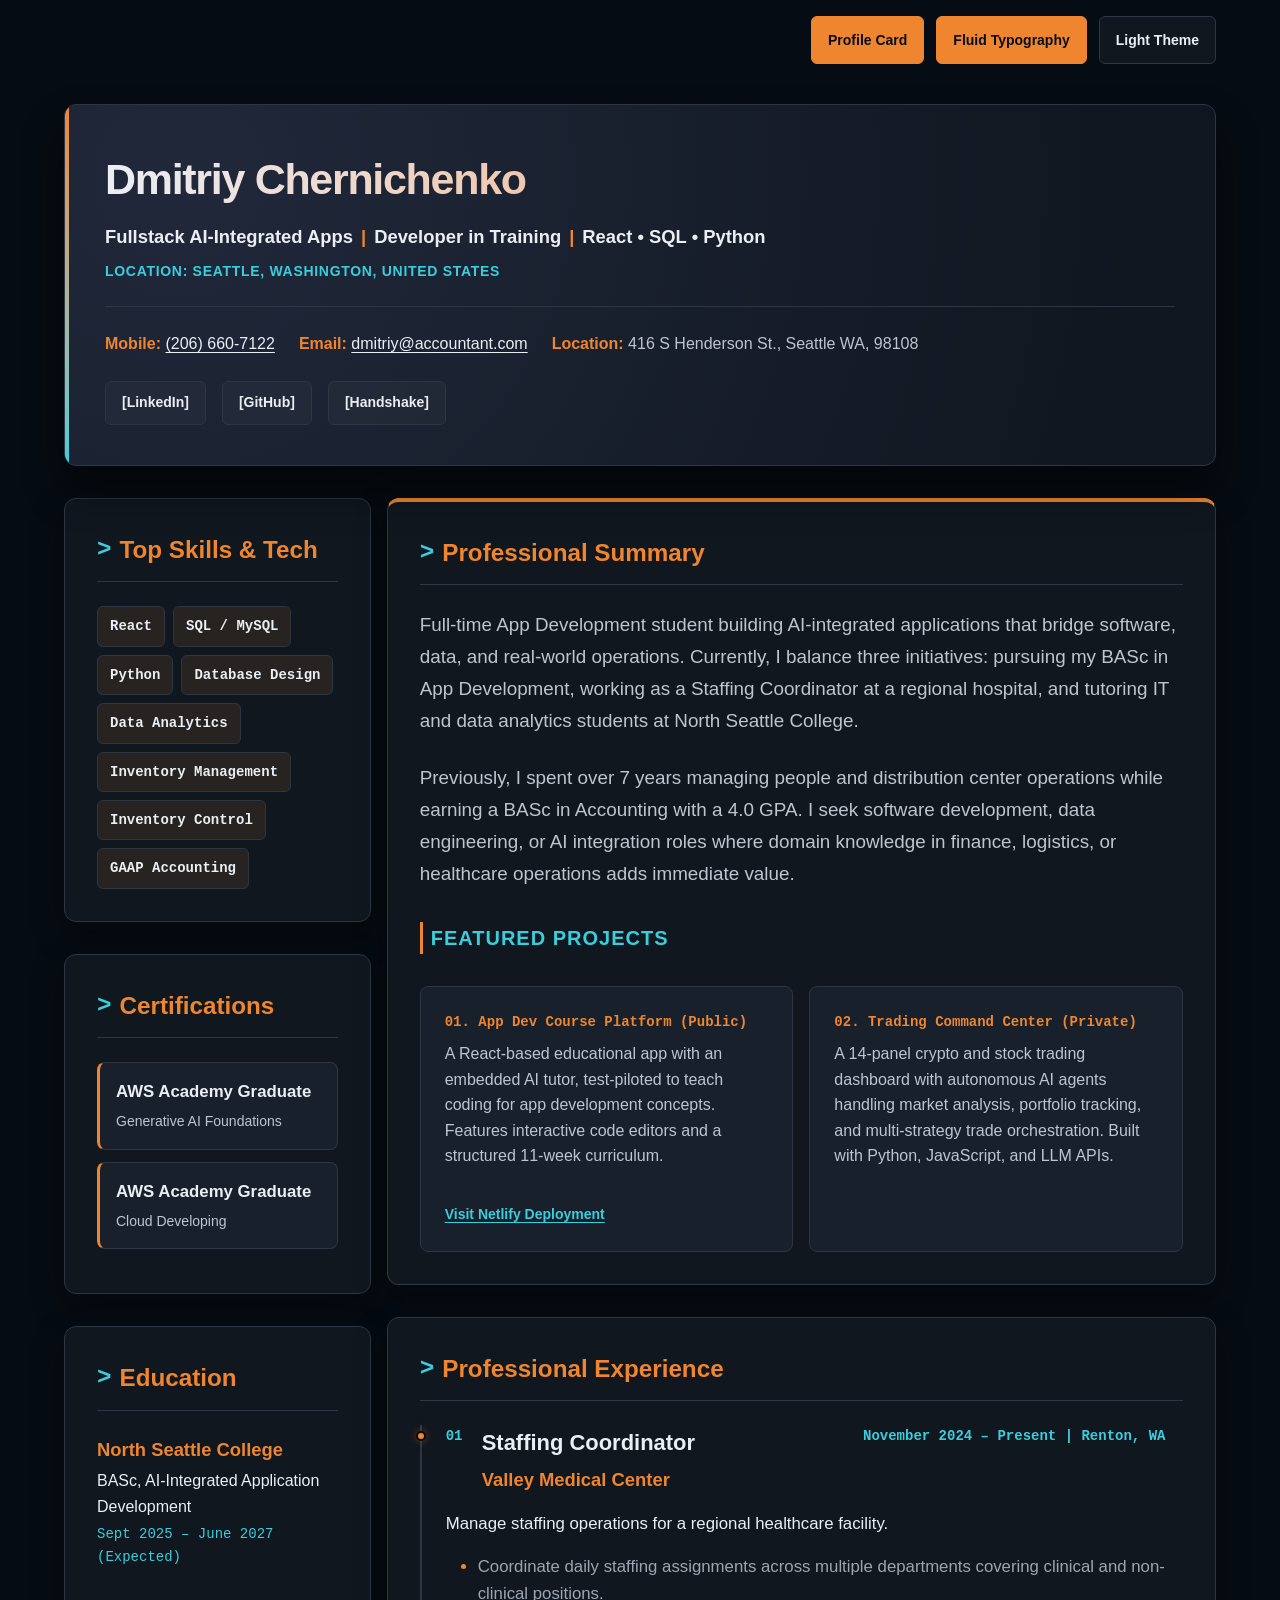
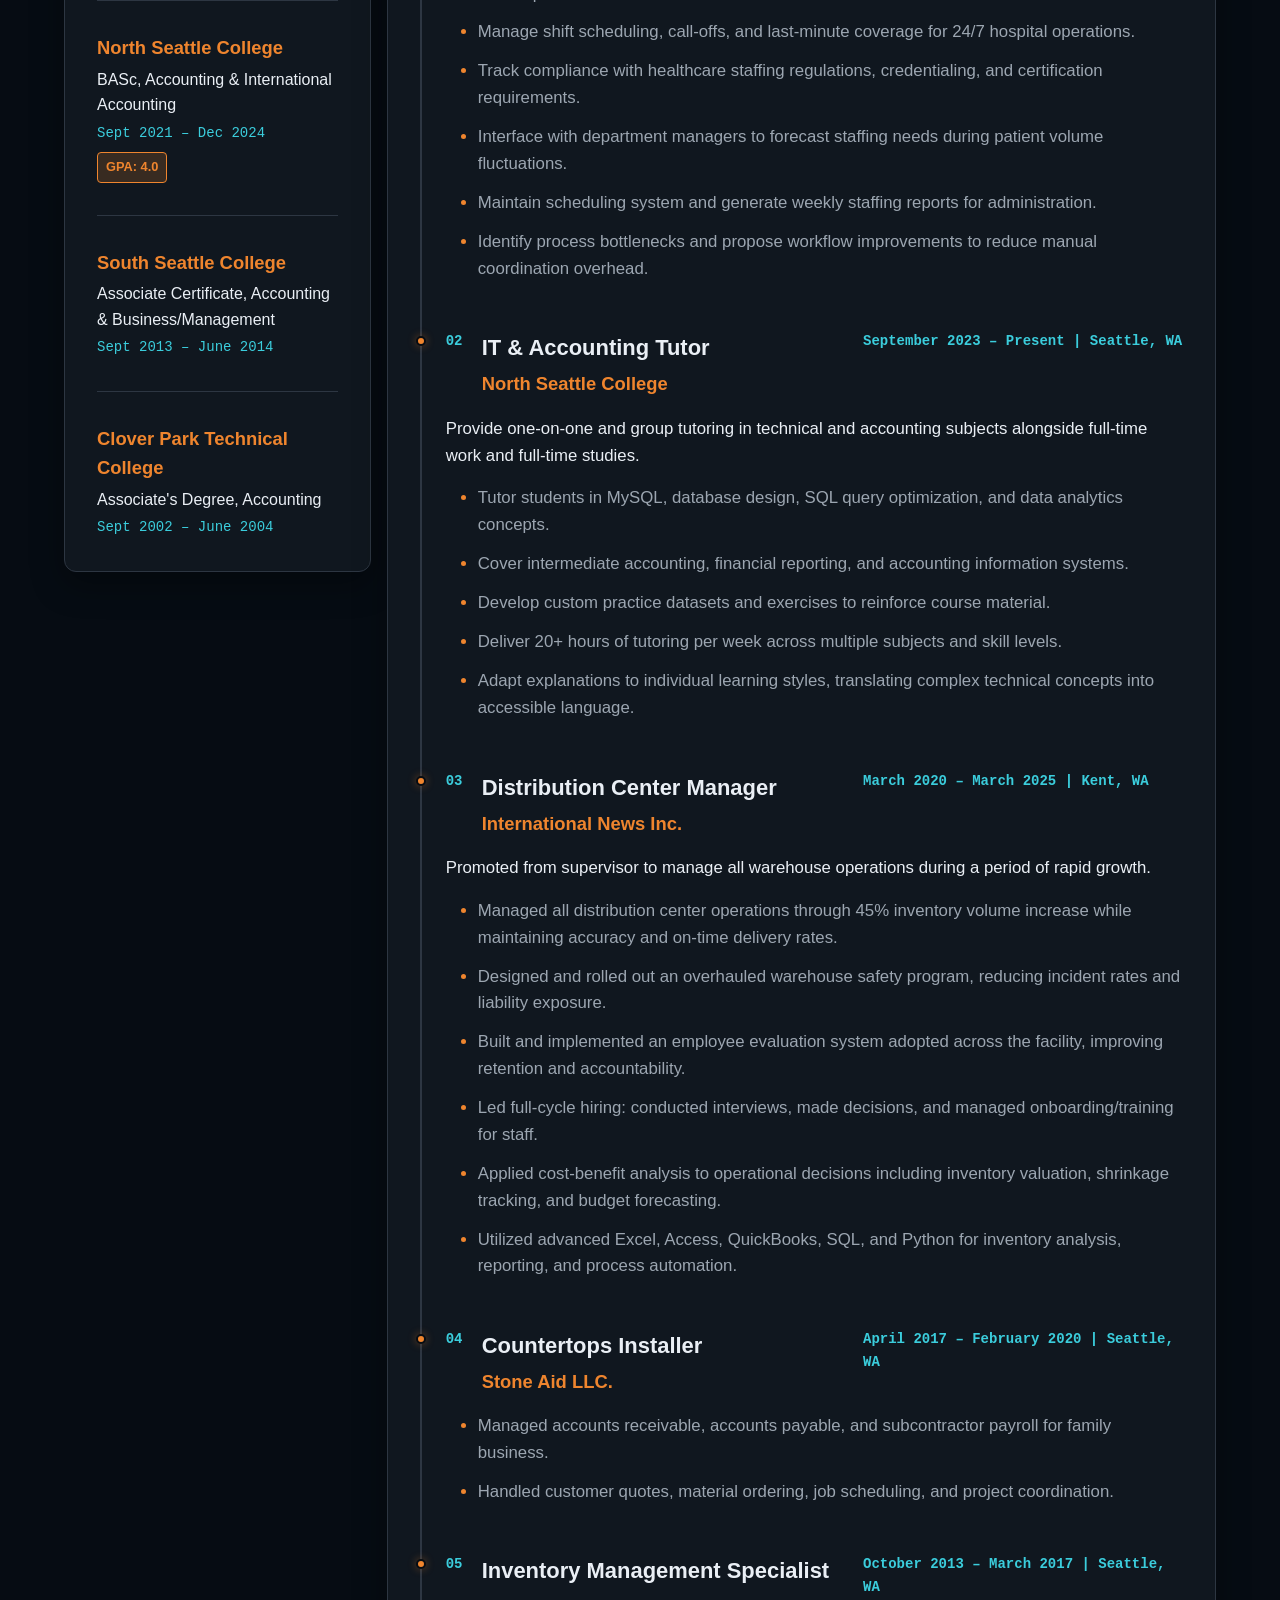
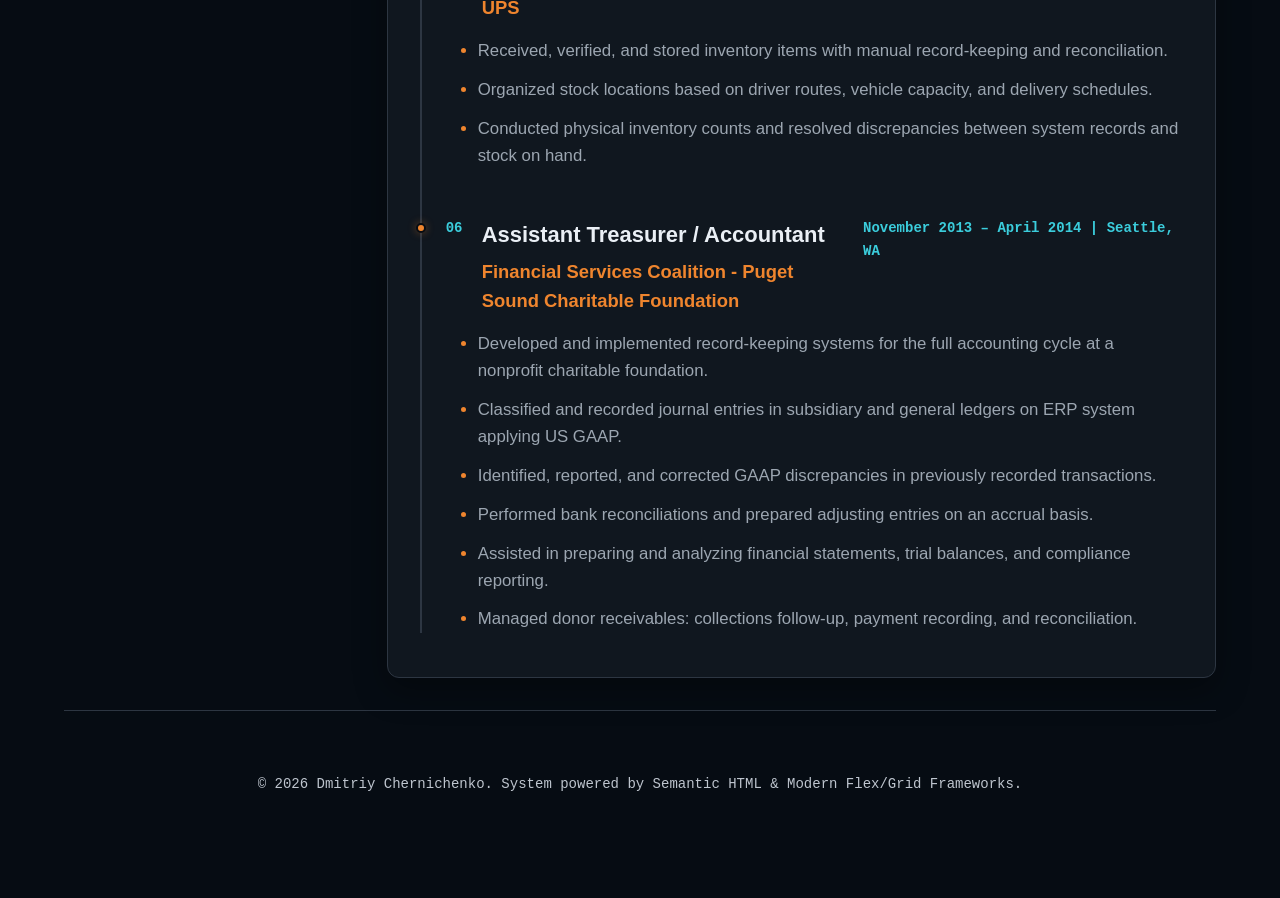
<file: index.html>
<!DOCTYPE html>
<!-- CHANGED: <html lang="en"> lacked a theme state for CSS token overrides. -->
<!-- <html lang="en"> -->
<html lang="en" data-theme="dark">
<head>
  <meta charset="UTF-8">
  <meta name="viewport" content="width=device-width, initial-scale=1.0">
  <!-- ADDED: browser chrome can now follow the resume theme. -->
  <meta name="theme-color" content="#030712" id="themeColorMeta">
  <title>Dmitriy Chernichenko | Fullstack AI-Integrated Apps Developer</title>
  
  <!-- SEO Meta Tags -->
  <meta name="description" content="Fullstack AI-Integrated Applications Developer based in Seattle. Specializing in React, SQL, Python, and building data-driven systems with background experience in fintech and healthcare workflows.">
  <meta name="robots" content="index, follow">
  <link rel="canonical" href="https://chernichenkodmitriy.com">

  <!-- Open Graph / LinkedIn Profile Cards -->
  <meta property="og:type" content="profile">
  <meta property="og:title" content="Dmitriy Chernichenko | Fullstack AI-Integrated Apps Developer">
  <meta property="og:description" content="Fullstack Developer building AI-integrated apps bridging software, data, and real-world workflows. View my interactive resume and recent feature projects.">
  <meta property="og:url" content="https://chernichenkodmitriy.com">
  <meta property="og:image" content="https://chernichenkodmitriy.com/assets/preview-card.png">
  <meta property="profile:first_name" content="Dmitriy">
  <meta property="profile:last_name" content="Chernichenko">
  <meta property="profile:username" content="dmitriychernichenko">

  <!-- Professional Favicons -->
  <link rel="icon" type="image/x-icon" href="/favicon.ico">
  <link rel="icon" type="image/png" sizes="32x32" href="/favicon-32x32.png">
  <link rel="icon" type="image/png" sizes="16x16" href="/favicon-16x16.png">
  <link rel="apple-touch-icon" sizes="180x180" href="/apple-touch-icon.png">

  <!-- Stylesheets -->
  <link rel="stylesheet" href="style.css">
</head>
<body>

  <!-- Skiplink for keyboard accessibility -->
  <a href="#main-content" class="skip-link">Skip to main content</a>

  <!-- ADDED: The requested "Read Resume" control links keyboard and pointer
       users directly to the resume content. The theme control exposes the
       light/dark token system without placing comments inside any tag. -->
  <div class="page-controls" aria-label="Resume controls">
    <a href="Profile Card/profile-card.html" class="button button--primary">Profile Card</a>
    <a href="fluid-typography-showcase.html" class="button button--primary">Fluid Typography</a>
    <button
      type="button"
      class="theme-toggle"
      id="themeToggle"
      aria-label="Switch to light theme"
      aria-pressed="false"
    >
      Light Theme
    </button>
  </div>

  <div class="resume-container">
    
    <!-- HEADER: Glassmorphic Premium Card -->
    <header class="profile-header">
      <div class="header-main-info">
        <h1 class="profile-name">Dmitriy Chernichenko</h1>
        <!-- CHANGED: The original headline used bare text nodes around separators,
             which could concatenate when the separators were hidden on mobile. -->
        <!--
        <p class="profile-headline">
          Fullstack AI-Integrated Apps <span class="divider">|</span> Developer in Training <span class="divider">|</span> React • SQL • Python
        </p>
        -->
        <p class="profile-headline">
          <span class="headline-segment">Fullstack AI-Integrated Apps</span>
          <span class="divider" aria-hidden="true">|</span>
          <span class="headline-segment">Developer in Training</span>
          <span class="divider" aria-hidden="true">|</span>
          <span class="headline-segment">React • SQL • Python</span>
        </p>
        <p class="profile-location">Location: Seattle, Washington, United States</p>
        
        <address class="contact-info">
          <p><strong>Mobile:</strong> <a href="tel:+12066607122">(206) 660-7122</a></p>
          <p><strong>Email:</strong> <a href="mailto:dmitriy@accountant.com">dmitriy@accountant.com</a></p>
          <p><strong>Location:</strong> 416 S Henderson St., Seattle WA, 98108</p>
        </address>
      </div>

      <nav class="social-links" aria-label="Developer Profiles">
        <ul>
          <li><a href="https://www.linkedin.com/in/dmitriychernichenko" target="_blank" rel="noopener noreferrer">[LinkedIn]</a></li>
          <li><a href="https://github.com/Chernichenko-Dmitriy" target="_blank" rel="noopener noreferrer">[GitHub]</a></li>
          <li><a href="https://app.joinhandshake.com/stu/users/35922572" target="_blank" rel="noopener noreferrer">[Handshake]</a></li>
        </ul>
      </nav>
    </header>

    <!-- GRID CONTAINER (40/60 Split Layout) -->
    <div class="dashboard-grid">
      
      <!-- LEFT SIDEBAR (40% Column Width) -->
      <aside class="sidebar-column" aria-label="Core Competencies & Education">
        
        <!-- SKILLS SECTION -->
        <section aria-labelledby="sidebar-skills" class="dashboard-card">
          <h2 id="sidebar-skills" class="card-title">Top Skills &amp; Tech</h2>
          <ul class="skills-grid">
            <li>React</li>
            <li>SQL / MySQL</li>
            <li>Python</li>
            <li>Database Design</li>
            <li>Data Analytics</li>
            <li>Inventory Management</li>
            <li>Inventory Control</li>
            <li>GAAP Accounting</li>
          </ul>
        </section>

        <!-- CERTIFICATIONS SECTION -->
        <section aria-labelledby="sidebar-certs" class="dashboard-card">
          <h2 id="sidebar-certs" class="card-title">Certifications</h2>
          <ul class="certs-list">
            <li>
              <strong>AWS Academy Graduate</strong>
              <span class="subtext">Generative AI Foundations</span>
            </li>
            <li>
              <strong>AWS Academy Graduate</strong>
              <span class="subtext">Cloud Developing</span>
            </li>
          </ul>
        </section>

        <!-- EDUCATION SECTION -->
        <section aria-labelledby="sidebar-education" class="dashboard-card">
          <h2 id="sidebar-education" class="card-title">Education</h2>
          <ul class="education-list">
            <li>
              <h3>North Seattle College</h3>
              <p class="degree">BASc, AI-Integrated Application Development</p>
              <p class="dates"><time datetime="2025-09">Sept 2025</time> &ndash; <time datetime="2027-06">June 2027 (Expected)</time></p>
            </li>
            <li>
              <h3>North Seattle College</h3>
              <p class="degree">BASc, Accounting &amp; International Accounting</p>
              <p class="dates"><time datetime="2021-09">Sept 2021</time> &ndash; <time datetime="2024-12">Dec 2024</time></p>
              <span class="gpa-tag">GPA: 4.0</span>
            </li>
            <li>
              <h3>South Seattle College</h3>
              <p class="degree">Associate Certificate, Accounting &amp; Business/Management</p>
              <p class="dates"><time datetime="2013-09">Sept 2013</time> &ndash; <time datetime="2014-06">June 2014</time></p>
            </li>
            <li>
              <h3>Clover Park Technical College</h3>
              <p class="degree">Associate's Degree, Accounting</p>
              <p class="dates"><time datetime="2002-09">Sept 2002</time> &ndash; <time datetime="2004-06">June 2004</time></p>
            </li>
          </ul>
        </section>

      </aside>

      <!-- MAIN COLUMN (60% Column Width) -->
      <main id="main-content" class="main-column">
        
        <!-- PROFESSIONAL SUMMARY -->
        <section aria-labelledby="section-summary" class="dashboard-card summary-card">
          <h2 id="section-summary" class="card-title">Professional Summary</h2>
          <p class="lead-text">
            Full-time App Development student building AI-integrated applications that bridge software, data, and real-world operations. Currently, I balance three initiatives: pursuing my BASc in App Development, working as a Staffing Coordinator at a regional hospital, and tutoring IT and data analytics students at North Seattle College.
          </p>
          <p class="lead-text">
            Previously, I spent over 7 years managing people and distribution center operations while earning a BASc in Accounting with a 4.0 GPA. I seek software development, data engineering, or AI integration roles where domain knowledge in finance, logistics, or healthcare operations adds immediate value.
          </p>

          <h3 class="subsection-title">Featured Projects</h3>
          <div class="projects-grid">
            <article class="project-box">
              <span class="project-counter">01. App Dev Course Platform (Public)</span>
              <p>A React-based educational app with an embedded AI tutor, test-piloted to teach coding for app development concepts. Features interactive code editors and a structured 11-week curriculum.</p>
              <a href="https://nsc-app-dev-courses.netlify.app" target="_blank" rel="noopener noreferrer" class="project-link">Visit Netlify Deployment</a>
            </article>

            <article class="project-box">
              <span class="project-counter">02. Trading Command Center (Private)</span>
              <p>A 14-panel crypto and stock trading dashboard with autonomous AI agents handling market analysis, portfolio tracking, and multi-strategy trade orchestration. Built with Python, JavaScript, and LLM APIs.</p>
            </article>
          </div>
        </section>

        <!-- PROFESSIONAL EXPERIENCE TIMELINE -->
        <section aria-labelledby="section-experience" class="dashboard-card">
          <h2 id="section-experience" class="card-title">Professional Experience</h2>

          <div class="timeline">
            
            <!-- Job 1 -->
            <article class="timeline-item">
              <div class="timeline-dot"></div>
              <header class="timeline-header">
                <span class="timeline-number">01</span>
                <div>
                  <h3 class="job-title">Staffing Coordinator</h3>
                  <p class="company-name">Valley Medical Center</p>
                </div>
                <!-- CHANGED: The original <time> contained a date range plus a location,
                     which is not one machine-readable time value. A paragraph is semantically accurate. -->
                <!-- <time class="job-date">November 2024 &ndash; Present | Renton, WA</time> -->
                <p class="job-date">November 2024 &ndash; Present | Renton, WA</p>
              </header>
              <p class="job-intro">Manage staffing operations for a regional healthcare facility.</p>
              <ul class="job-bullets">
                <li>Coordinate daily staffing assignments across multiple departments covering clinical and non-clinical positions.</li>
                <li>Manage shift scheduling, call-offs, and last-minute coverage for 24/7 hospital operations.</li>
                <li>Track compliance with healthcare staffing regulations, credentialing, and certification requirements.</li>
                <li>Interface with department managers to forecast staffing needs during patient volume fluctuations.</li>
                <li>Maintain scheduling system and generate weekly staffing reports for administration.</li>
                <li>Identify process bottlenecks and propose workflow improvements to reduce manual coordination overhead.</li>
              </ul>
            </article>

            <!-- Job 2 -->
            <article class="timeline-item">
              <div class="timeline-dot"></div>
              <header class="timeline-header">
                <span class="timeline-number">02</span>
                <div>
                  <h3 class="job-title">IT &amp; Accounting Tutor</h3>
                  <p class="company-name">North Seattle College</p>
                </div>
                <!-- CHANGED: The original <time> contained a date range plus a location,
                     which is not one machine-readable time value. A paragraph is semantically accurate. -->
                <!-- <time class="job-date">September 2023 &ndash; Present | Seattle, WA</time> -->
                <p class="job-date">September 2023 &ndash; Present | Seattle, WA</p>
              </header>
              <p class="job-intro">Provide one-on-one and group tutoring in technical and accounting subjects alongside full-time work and full-time studies.</p>
              <ul class="job-bullets">
                <li>Tutor students in MySQL, database design, SQL query optimization, and data analytics concepts.</li>
                <li>Cover intermediate accounting, financial reporting, and accounting information systems.</li>
                <li>Develop custom practice datasets and exercises to reinforce course material.</li>
                <li>Deliver 20+ hours of tutoring per week across multiple subjects and skill levels.</li>
                <li>Adapt explanations to individual learning styles, translating complex technical concepts into accessible language.</li>
              </ul>
            </article>

            <!-- Job 3 -->
            <article class="timeline-item">
              <div class="timeline-dot"></div>
              <header class="timeline-header">
                <span class="timeline-number">03</span>
                <div>
                  <h3 class="job-title">Distribution Center Manager</h3>
                  <p class="company-name">International News Inc.</p>
                </div>
                <!-- CHANGED: The original <time> contained a date range plus a location,
                     which is not one machine-readable time value. A paragraph is semantically accurate. -->
                <!-- <time class="job-date">March 2020 &ndash; March 2025 | Kent, WA</time> -->
                <p class="job-date">March 2020 &ndash; March 2025 | Kent, WA</p>
              </header>
              <p class="job-intro">Promoted from supervisor to manage all warehouse operations during a period of rapid growth.</p>
              <ul class="job-bullets">
                <li>Managed all distribution center operations through 45% inventory volume increase while maintaining accuracy and on-time delivery rates.</li>
                <li>Designed and rolled out an overhauled warehouse safety program, reducing incident rates and liability exposure.</li>
                <li>Built and implemented an employee evaluation system adopted across the facility, improving retention and accountability.</li>
                <li>Led full-cycle hiring: conducted interviews, made decisions, and managed onboarding/training for staff.</li>
                <li>Applied cost-benefit analysis to operational decisions including inventory valuation, shrinkage tracking, and budget forecasting.</li>
                <li>Utilized advanced Excel, Access, QuickBooks, SQL, and Python for inventory analysis, reporting, and process automation.</li>
              </ul>
            </article>

            <!-- Job 4 -->
            <article class="timeline-item">
              <div class="timeline-dot"></div>
              <header class="timeline-header">
                <span class="timeline-number">04</span>
                <div>
                  <h3 class="job-title">Countertops Installer</h3>
                  <p class="company-name">Stone Aid LLC.</p>
                </div>
                <!-- CHANGED: The original <time> contained a date range plus a location,
                     which is not one machine-readable time value. A paragraph is semantically accurate. -->
                <!-- <time class="job-date">April 2017 &ndash; February 2020 | Seattle, WA</time> -->
                <p class="job-date">April 2017 &ndash; February 2020 | Seattle, WA</p>
              </header>
              <ul class="job-bullets">
                <li>Managed accounts receivable, accounts payable, and subcontractor payroll for family business.</li>
                <li>Handled customer quotes, material ordering, job scheduling, and project coordination.</li>
              </ul>
            </article>

            <!-- Job 5 -->
            <article class="timeline-item">
              <div class="timeline-dot"></div>
              <header class="timeline-header">
                <span class="timeline-number">05</span>
                <div>
                  <h3 class="job-title">Inventory Management Specialist</h3>
                  <p class="company-name">UPS</p>
                </div>
                <!-- CHANGED: The original <time> contained a date range plus a location,
                     which is not one machine-readable time value. A paragraph is semantically accurate. -->
                <!-- <time class="job-date">October 2013 &ndash; March 2017 | Seattle, WA</time> -->
                <p class="job-date">October 2013 &ndash; March 2017 | Seattle, WA</p>
              </header>
              <ul class="job-bullets">
                <li>Received, verified, and stored inventory items with manual record-keeping and reconciliation.</li>
                <li>Organized stock locations based on driver routes, vehicle capacity, and delivery schedules.</li>
                <li>Conducted physical inventory counts and resolved discrepancies between system records and stock on hand.</li>
              </ul>
            </article>

            <!-- Job 6 -->
            <article class="timeline-item">
              <div class="timeline-dot"></div>
              <header class="timeline-header">
                <span class="timeline-number">06</span>
                <div>
                  <h3 class="job-title">Assistant Treasurer / Accountant</h3>
                  <p class="company-name">Financial Services Coalition - Puget Sound Charitable Foundation</p>
                </div>
                <!-- CHANGED: The original <time> contained a date range plus a location,
                     which is not one machine-readable time value. A paragraph is semantically accurate. -->
                <!-- <time class="job-date">November 2013 &ndash; April 2014 | Seattle, WA</time> -->
                <p class="job-date">November 2013 &ndash; April 2014 | Seattle, WA</p>
              </header>
              <ul class="job-bullets">
                <li>Developed and implemented record-keeping systems for the full accounting cycle at a nonprofit charitable foundation.</li>
                <li>Classified and recorded journal entries in subsidiary and general ledgers on ERP system applying US GAAP.</li>
                <li>Identified, reported, and corrected GAAP discrepancies in previously recorded transactions.</li>
                <li>Performed bank reconciliations and prepared adjusting entries on an accrual basis.</li>
                <li>Assisted in preparing and analyzing financial statements, trial balances, and compliance reporting.</li>
                <li>Managed donor receivables: collections follow-up, payment recording, and reconciliation.</li>
              </ul>
            </article>

          </div>
        </section>
      </main>

    </div>

    <!-- FOOTER -->
    <footer class="resume-footer">
      <p>&copy; 2026 Dmitriy Chernichenko. System powered by Semantic HTML &amp; Modern Flex/Grid Frameworks.</p>
    </footer>
  </div>

  <!-- ADDED: theme state is persisted, control text remains accurate, and the
       meta theme color is updated for supported browsers. -->
  <script>
    (() => {
      const documentElement = document.documentElement;
      const toggle = document.getElementById("themeToggle");
      const themeColorMeta = document.getElementById("themeColorMeta");
      const storageKey = "resume-theme";

      const themeMetaColors = {
        dark: "#030712",
        light: "#f3f6fb"
      };

      const getStoredTheme = () => {
        try {
          return localStorage.getItem(storageKey);
        } catch {
          return null;
        }
      };

      const storeTheme = (theme) => {
        try {
          localStorage.setItem(storageKey, theme);
        } catch {
          /* Storage may be unavailable in privacy-restricted contexts. */
        }
      };

      const applyTheme = (theme) => {
        const isLight = theme === "light";
        documentElement.dataset.theme = theme;
        toggle.textContent = isLight ? "Dark Theme" : "Light Theme";
        toggle.setAttribute(
          "aria-label",
          `Switch to ${isLight ? "dark" : "light"} theme`
        );
        toggle.setAttribute("aria-pressed", String(isLight));
        themeColorMeta.setAttribute("content", themeMetaColors[theme]);
      };

      const storedTheme = getStoredTheme();
      if (storedTheme === "light" || storedTheme === "dark") {
        applyTheme(storedTheme);
      } else {
        applyTheme("dark");
      }

      toggle.addEventListener("click", () => {
        const nextTheme =
          documentElement.dataset.theme === "dark" ? "light" : "dark";

        applyTheme(nextTheme);
        storeTheme(nextTheme);
      });
    })();
  </script>

</body>
</html>
</file>
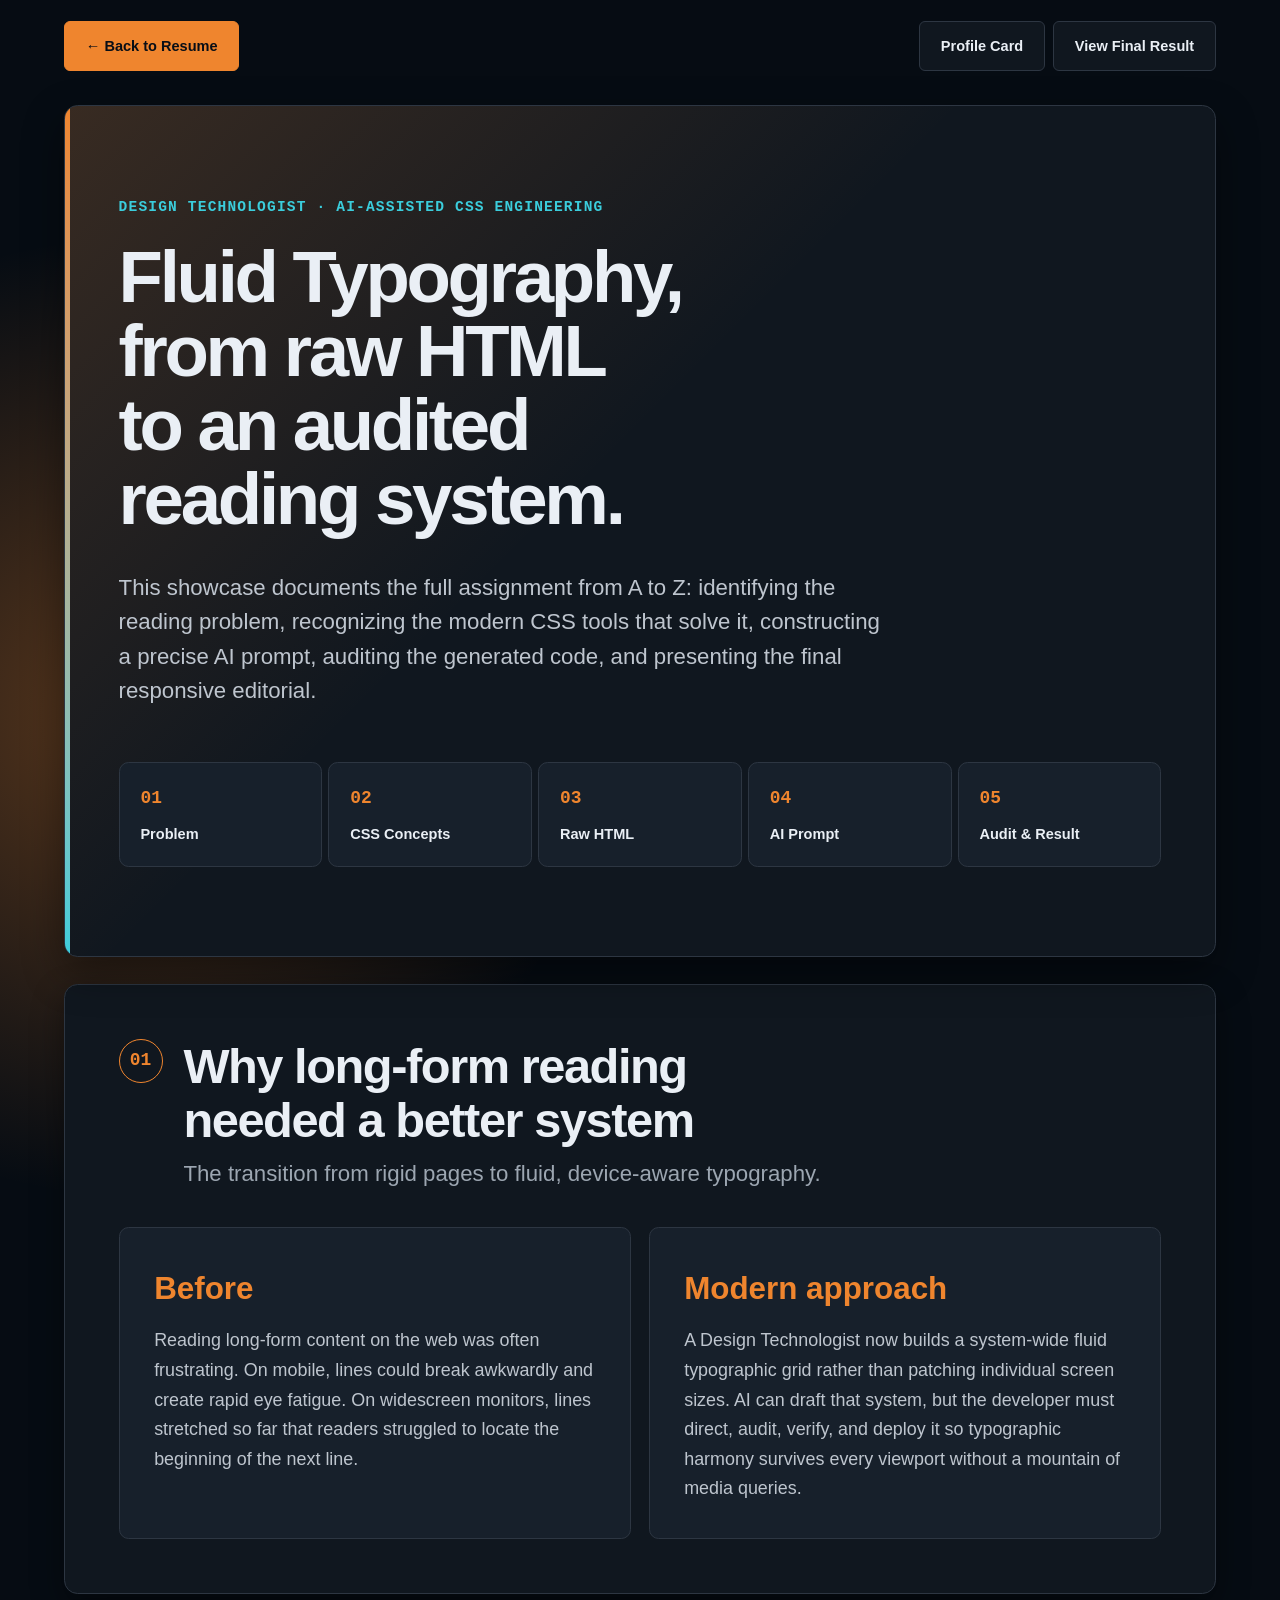
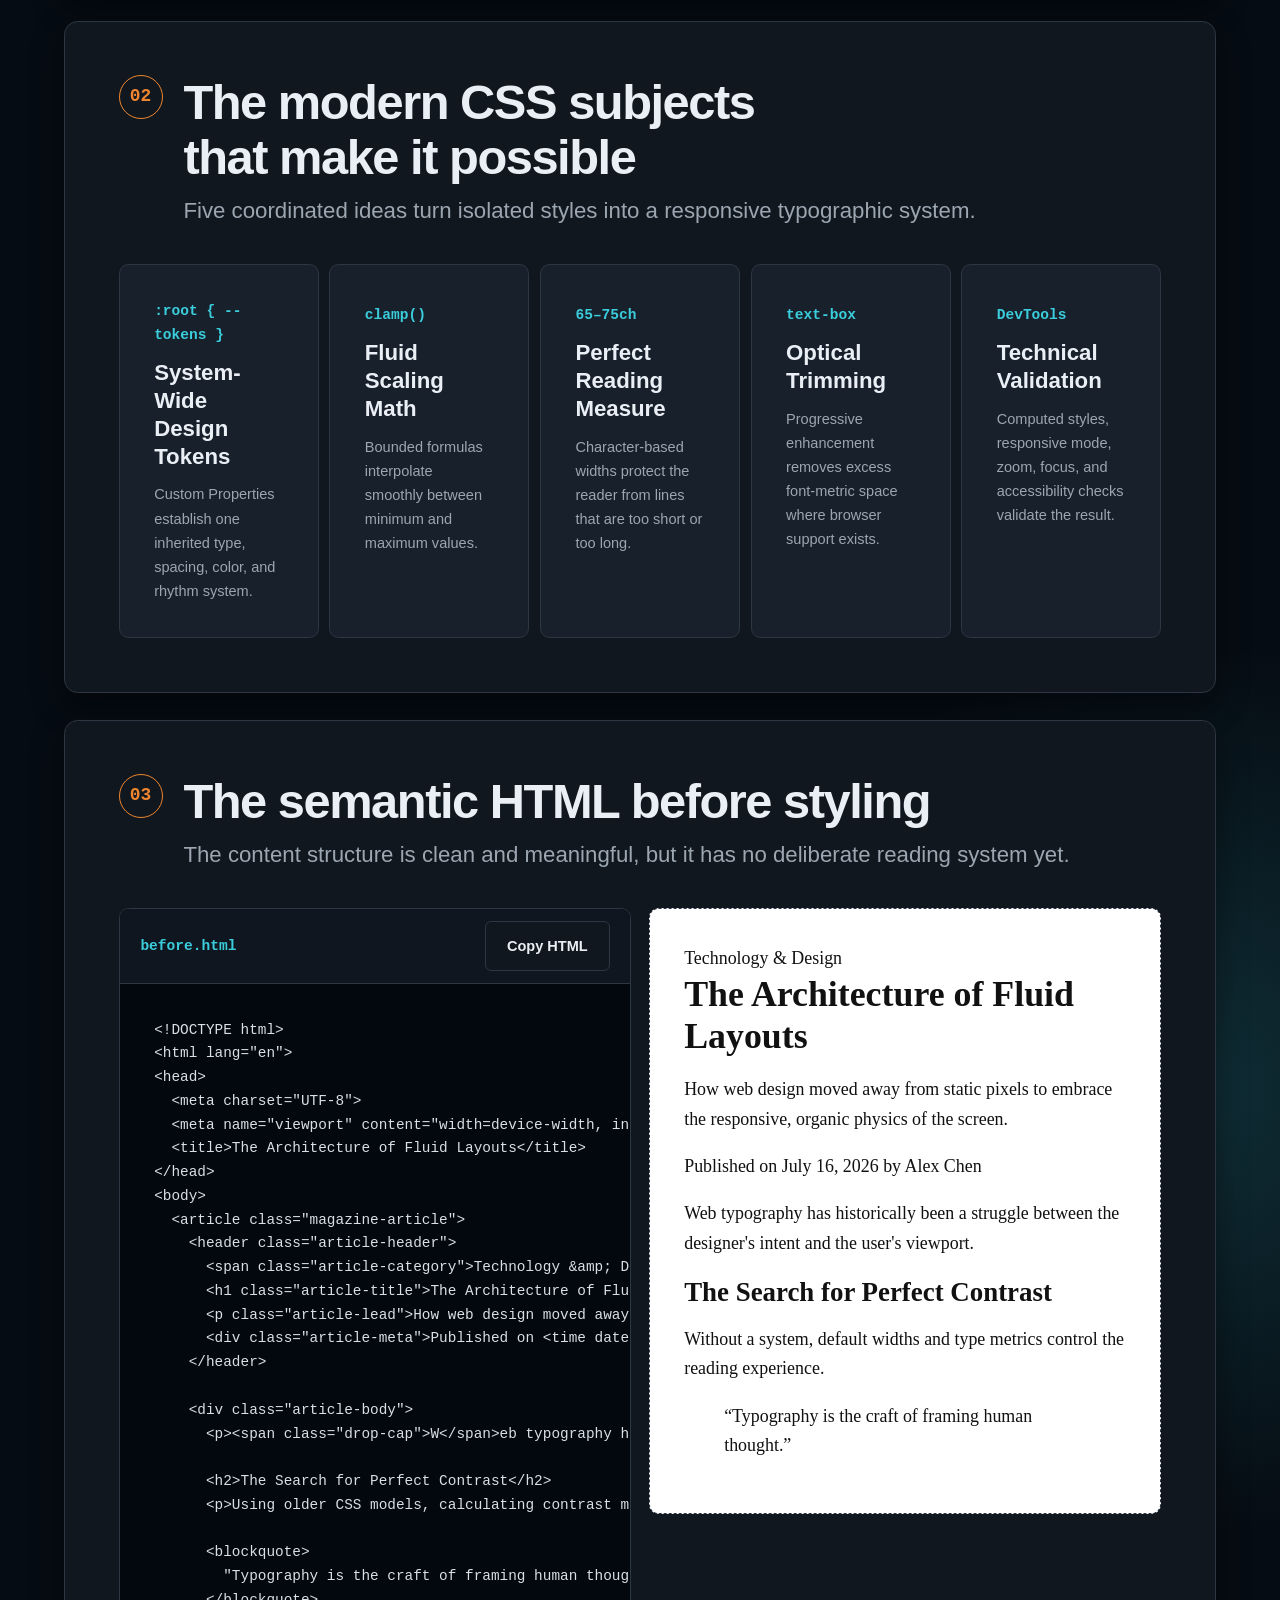
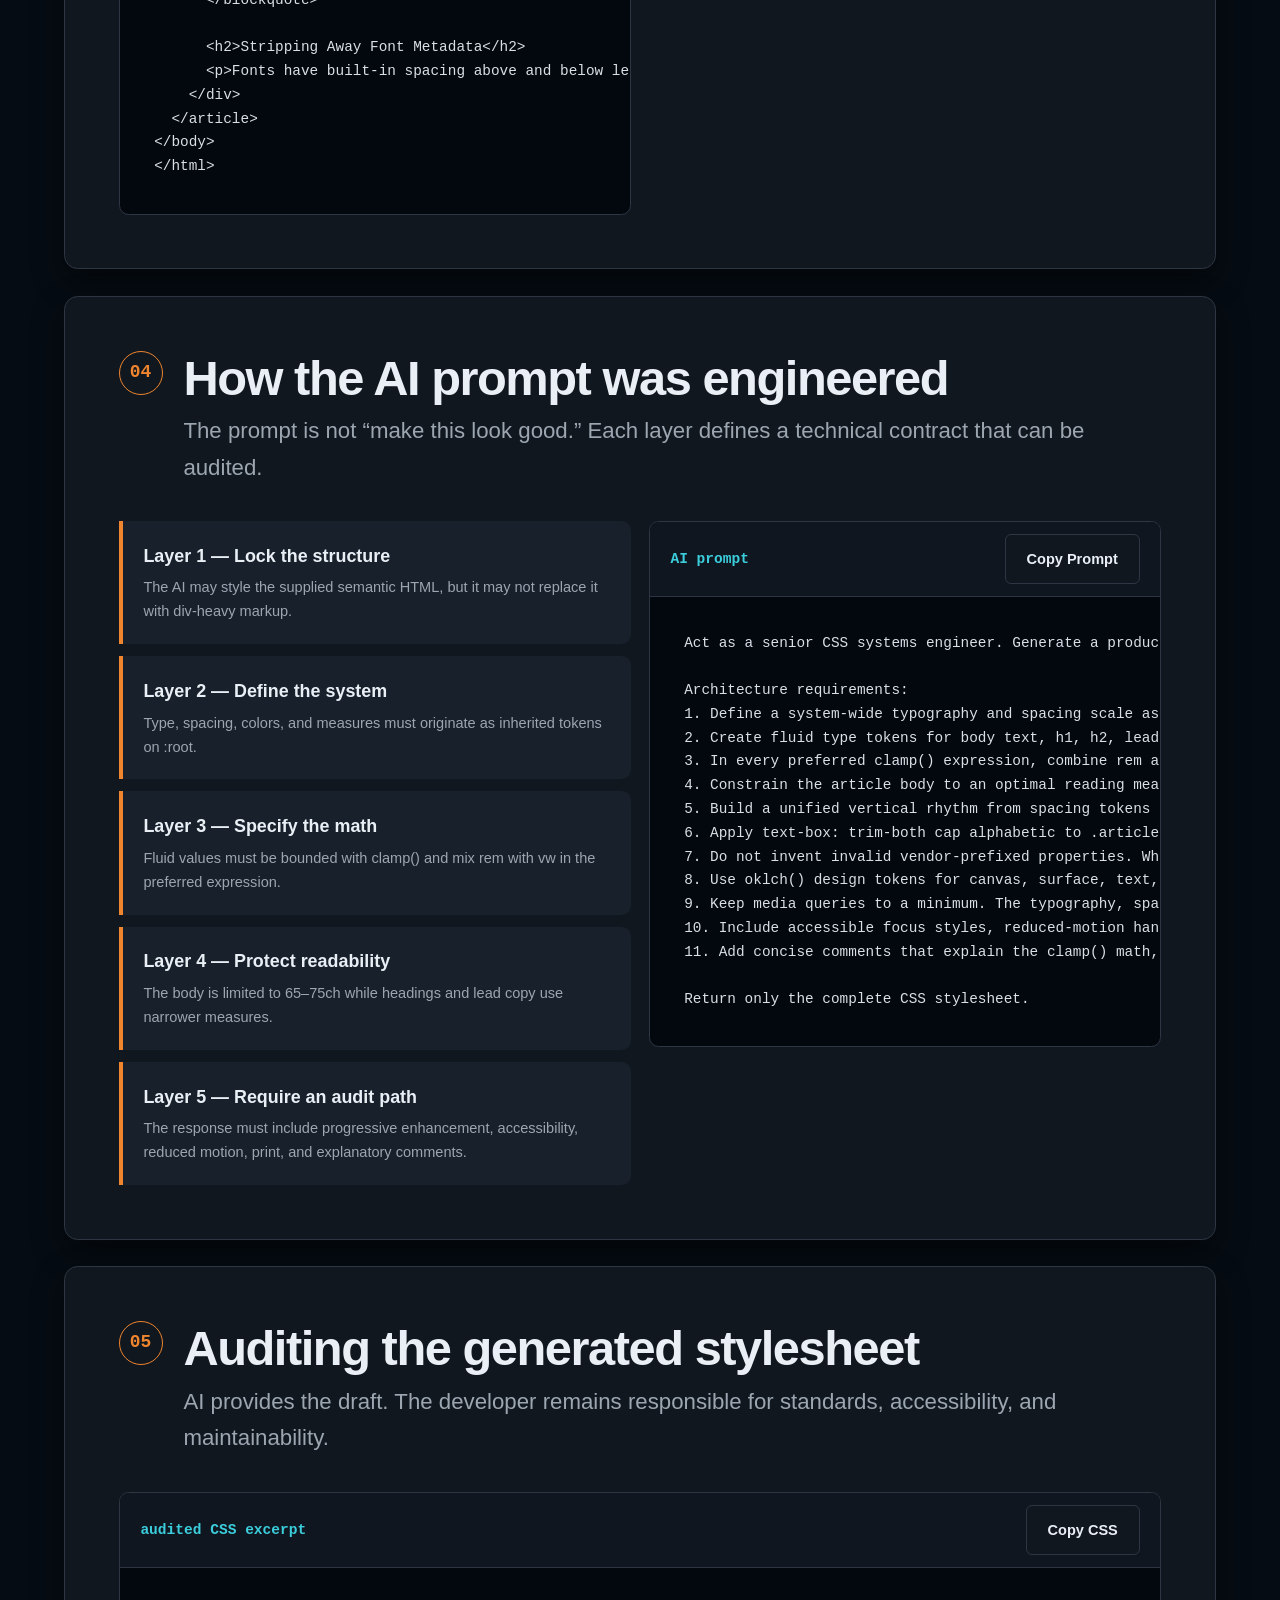
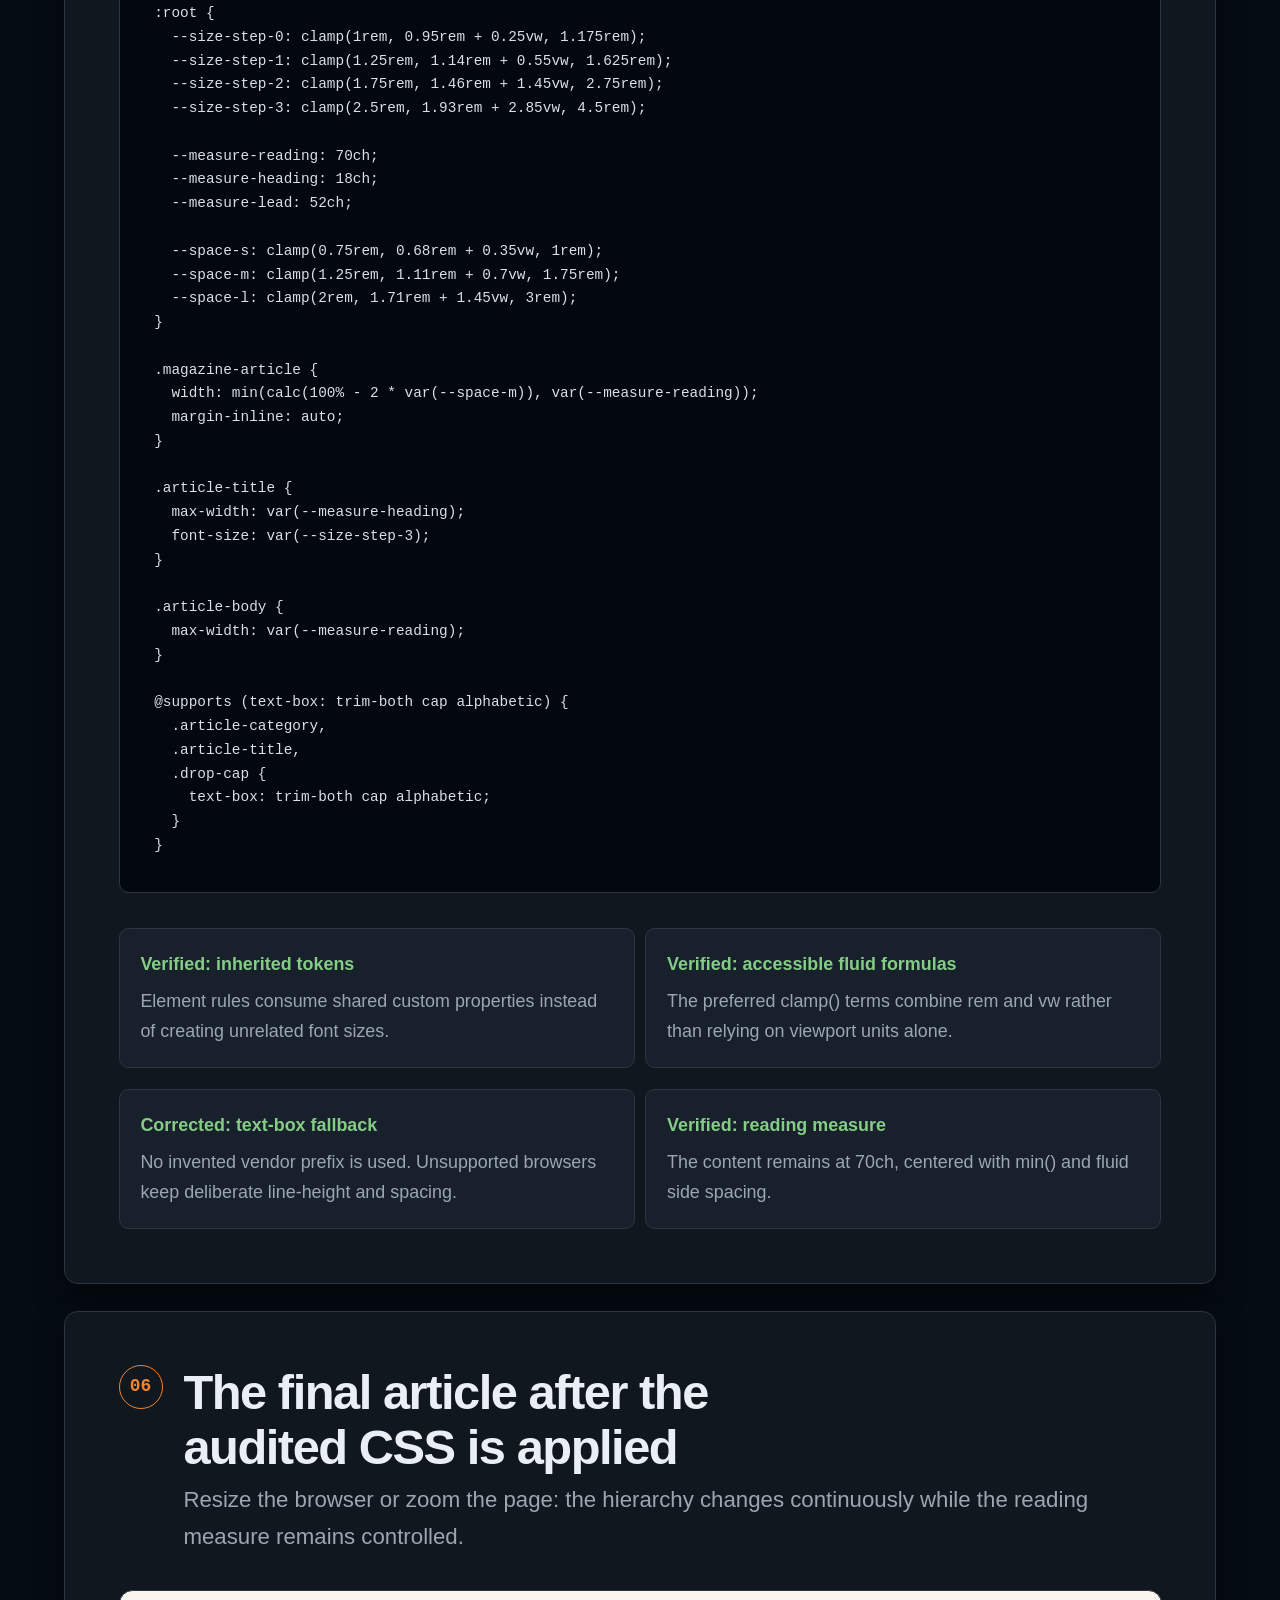
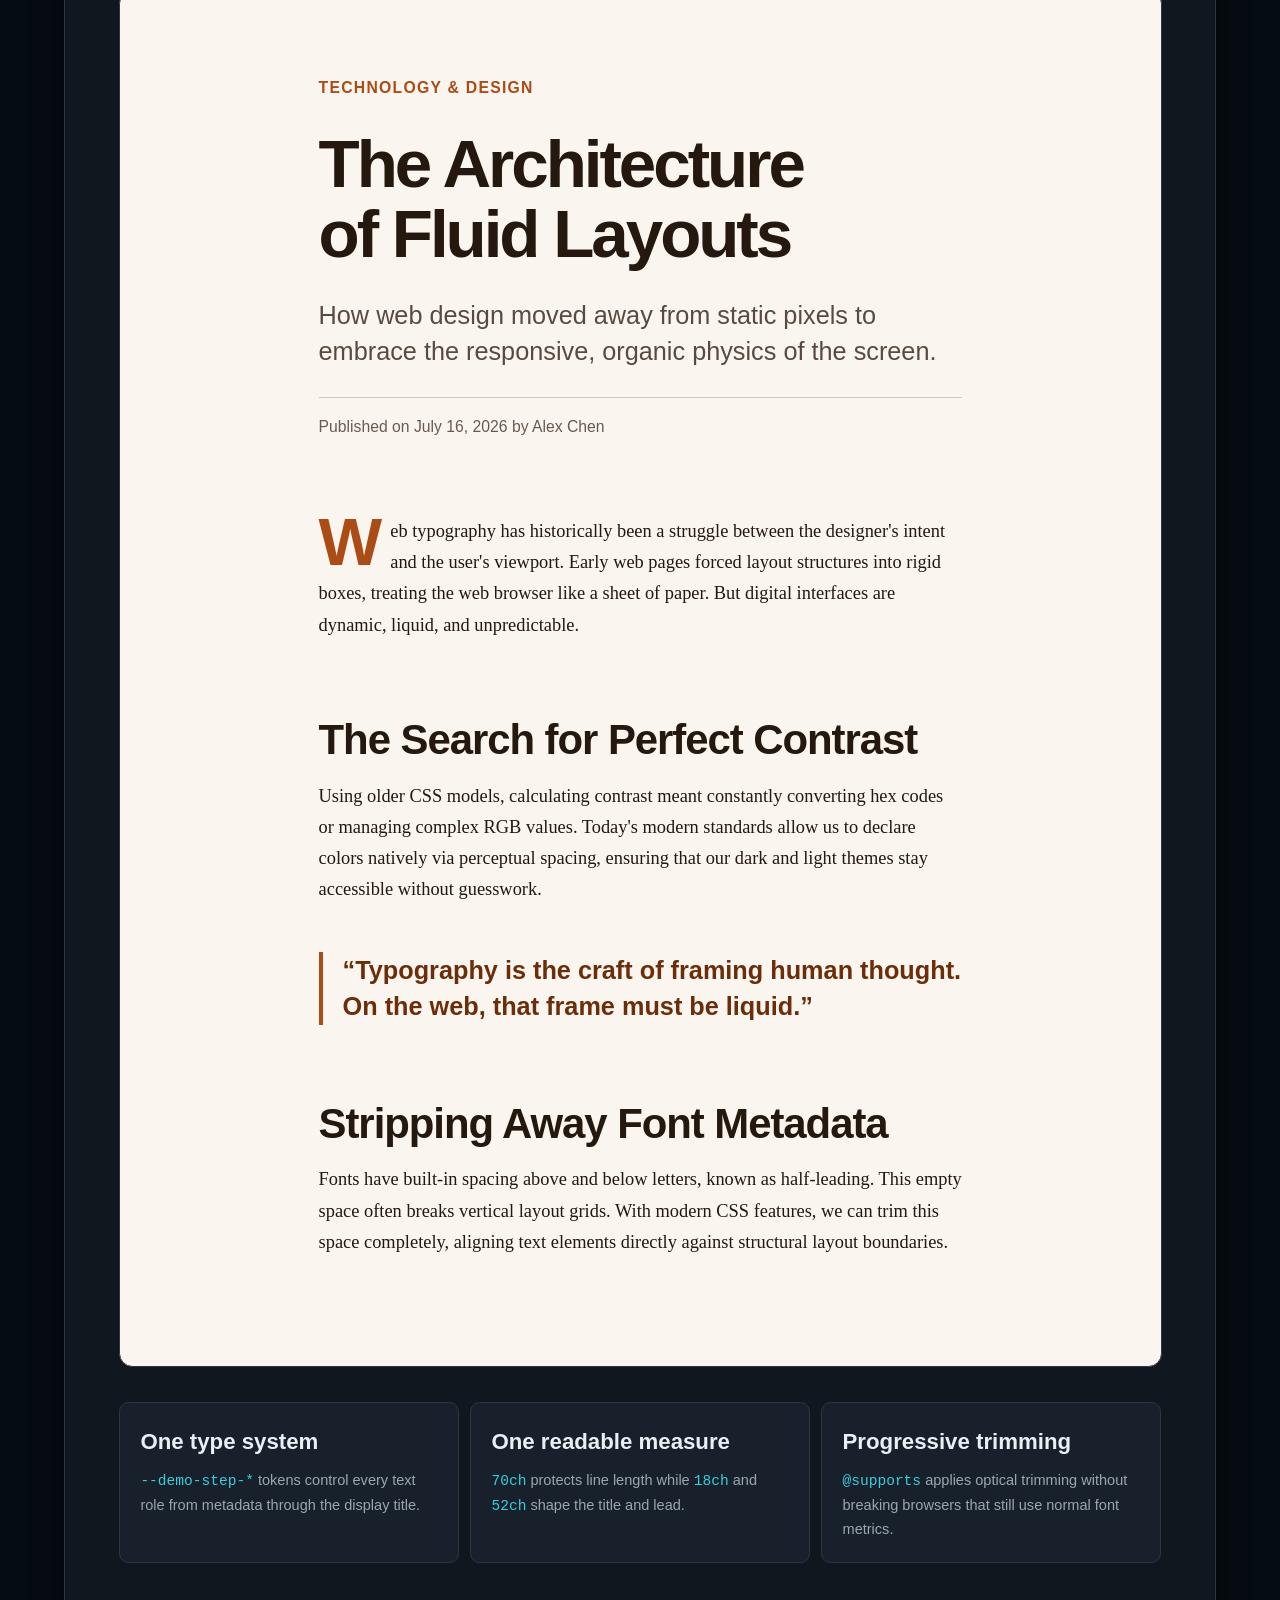
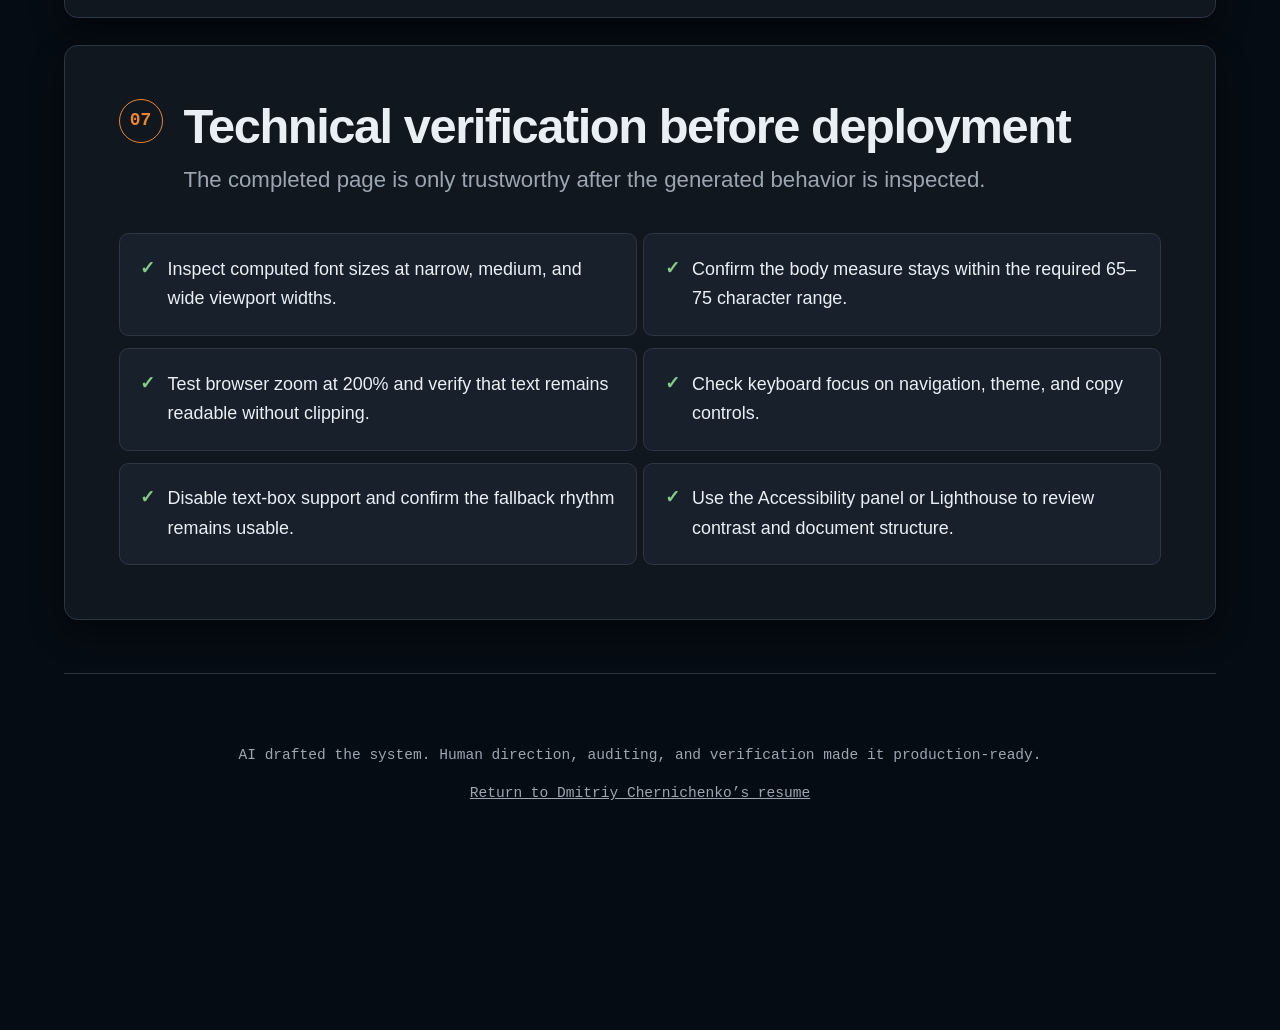
<file: fluid-typography-showcase.html>
<!DOCTYPE html>
<html lang="en" data-theme="dark">
<head>
  <meta charset="UTF-8">
  <meta name="viewport" content="width=device-width, initial-scale=1.0">
  <meta name="theme-color" content="#030712">
  <script src="theme.js"></script>
  <meta name="description" content="An end-to-end showcase of using AI to generate, audit, verify, and deploy a modern fluid typography system with CSS custom properties, clamp(), ch units, and text-box trimming.">
  <title>Fluid Typography | AI-Assisted Modern CSS Showcase</title>
  <!-- OLD: Fluid Typography used an active embedded <style> block here.
       CHANGED: those same rules now live in style.css, scoped to
       body.fluid-typography-page. Profile Card CSS was not moved. -->
  <link rel="stylesheet" href="style.css">
</head>

<body class="fluid-typography-page">
  <a class="skip-link" href="#main-content">Skip to main content</a>

  <div class="site-shell">
    <nav class="site-nav" aria-label="Portfolio navigation">
      <a class="nav-link nav-link--primary" href="index.html">← Back to Resume</a>

      <div class="nav-actions">
        <a class="nav-link" href="Profile Card/profile-card.html">Profile Card</a>
        <a class="nav-link" href="#final-result">View Final Result</a>
        <!-- OLD LOCAL THEME BUTTON — intentionally disabled:
        <button
          type="button"
          class="theme-toggle"
          id="themeToggle"
          data-theme-toggle
          aria-label="Switch to light theme"
          aria-pressed="false"
        >
          Light Theme
        </button>
        -->
        <!-- CHANGED: Fluid Typography follows the Resume page's resume-theme value. -->
      </div>
    </nav>

    <header class="hero">
      <p class="eyebrow">Design Technologist · AI-Assisted CSS Engineering</p>
      <h1>Fluid Typography, from raw HTML to an audited reading system.</h1>
      <p class="hero-lead">
        This showcase documents the full assignment from A to Z: identifying the reading problem,
        recognizing the modern CSS tools that solve it, constructing a precise AI prompt, auditing
        the generated code, and presenting the final responsive editorial.
      </p>

      <div class="process-strip" aria-label="Project workflow">
        <div class="process-step"><span class="process-number">01</span><strong>Problem</strong></div>
        <div class="process-step"><span class="process-number">02</span><strong>CSS Concepts</strong></div>
        <div class="process-step"><span class="process-number">03</span><strong>Raw HTML</strong></div>
        <div class="process-step"><span class="process-number">04</span><strong>AI Prompt</strong></div>
        <div class="process-step"><span class="process-number">05</span><strong>Audit &amp; Result</strong></div>
      </div>
    </header>

    <main id="main-content">
      <section class="section-card" aria-labelledby="problem-title">
        <div class="section-header">
          <span class="section-index">01</span>
          <div>
            <h2 id="problem-title">Why long-form reading needed a better system</h2>
            <p class="section-kicker">The transition from rigid pages to fluid, device-aware typography.</p>
          </div>
        </div>

        <div class="narrative-grid">
          <article class="narrative-panel">
            <h3>Before</h3>
            <p>
              Reading long-form content on the web was often frustrating. On mobile, lines could
              break awkwardly and create rapid eye fatigue. On widescreen monitors, lines stretched
              so far that readers struggled to locate the beginning of the next line.
            </p>
          </article>

          <article class="narrative-panel">
            <h3>Modern approach</h3>
            <p>
              A Design Technologist now builds a system-wide fluid typographic grid rather than
              patching individual screen sizes. AI can draft that system, but the developer must
              direct, audit, verify, and deploy it so typographic harmony survives every viewport
              without a mountain of media queries.
            </p>
          </article>
        </div>
      </section>

      <section class="section-card" aria-labelledby="concepts-title">
        <div class="section-header">
          <span class="section-index">02</span>
          <div>
            <h2 id="concepts-title">The modern CSS subjects that make it possible</h2>
            <p class="section-kicker">Five coordinated ideas turn isolated styles into a responsive typographic system.</p>
          </div>
        </div>

        <div class="concept-grid">
          <article class="concept-card">
            <span class="concept-token">:root { --tokens }</span>
            <h3>System-Wide Design Tokens</h3>
            <p>Custom Properties establish one inherited type, spacing, color, and rhythm system.</p>
          </article>

          <article class="concept-card">
            <span class="concept-token">clamp()</span>
            <h3>Fluid Scaling Math</h3>
            <p>Bounded formulas interpolate smoothly between minimum and maximum values.</p>
          </article>

          <article class="concept-card">
            <span class="concept-token">65–75ch</span>
            <h3>Perfect Reading Measure</h3>
            <p>Character-based widths protect the reader from lines that are too short or too long.</p>
          </article>

          <article class="concept-card">
            <span class="concept-token">text-box</span>
            <h3>Optical Trimming</h3>
            <p>Progressive enhancement removes excess font-metric space where browser support exists.</p>
          </article>

          <article class="concept-card">
            <span class="concept-token">DevTools</span>
            <h3>Technical Validation</h3>
            <p>Computed styles, responsive mode, zoom, focus, and accessibility checks validate the result.</p>
          </article>
        </div>
      </section>

      <section class="section-card" aria-labelledby="before-title">
        <div class="section-header">
          <span class="section-index">03</span>
          <div>
            <h2 id="before-title">The semantic HTML before styling</h2>
            <p class="section-kicker">The content structure is clean and meaningful, but it has no deliberate reading system yet.</p>
          </div>
        </div>

        <div class="before-layout">
          <div class="code-panel">
            <div class="code-toolbar">
              <span class="code-label">before.html</span>
              <button class="copy-button" type="button" data-copy-target="rawHtmlCode">Copy HTML</button>
            </div>
            <pre><code id="rawHtmlCode">&lt;!DOCTYPE html&gt;
&lt;html lang=&quot;en&quot;&gt;
&lt;head&gt;
  &lt;meta charset=&quot;UTF-8&quot;&gt;
  &lt;meta name=&quot;viewport&quot; content=&quot;width=device-width, initial-scale=1.0&quot;&gt;
  &lt;title&gt;The Architecture of Fluid Layouts&lt;/title&gt;
&lt;/head&gt;
&lt;body&gt;
  &lt;article class=&quot;magazine-article&quot;&gt;
    &lt;header class=&quot;article-header&quot;&gt;
      &lt;span class=&quot;article-category&quot;&gt;Technology &amp;amp; Design&lt;/span&gt;
      &lt;h1 class=&quot;article-title&quot;&gt;The Architecture of Fluid Layouts&lt;/h1&gt;
      &lt;p class=&quot;article-lead&quot;&gt;How web design moved away from static pixels to embrace the responsive, organic physics of the screen.&lt;/p&gt;
      &lt;div class=&quot;article-meta&quot;&gt;Published on &lt;time datetime=&quot;2026-07-16&quot;&gt;July 16, 2026&lt;/time&gt; by Alex Chen&lt;/div&gt;
    &lt;/header&gt;

    &lt;div class=&quot;article-body&quot;&gt;
      &lt;p&gt;&lt;span class=&quot;drop-cap&quot;&gt;W&lt;/span&gt;eb typography has historically been a struggle between the designer&#x27;s intent and the user&#x27;s viewport. Early web pages forced layout structures into rigid boxes, treating the web browser like a sheet of paper. But digital interfaces are dynamic, liquid, and unpredictable.&lt;/p&gt;

      &lt;h2&gt;The Search for Perfect Contrast&lt;/h2&gt;
      &lt;p&gt;Using older CSS models, calculating contrast meant constantly converting hex codes or managing complex RGB values. Today&#x27;s modern standards allow us to declare colors natively via perceptual spacing, ensuring that our dark and light themes stay accessible without guesswork.&lt;/p&gt;

      &lt;blockquote&gt;
        &quot;Typography is the craft of framing human thought. On the web, that frame must be liquid.&quot;
      &lt;/blockquote&gt;

      &lt;h2&gt;Stripping Away Font Metadata&lt;/h2&gt;
      &lt;p&gt;Fonts have built-in spacing above and below letters (known as half-leading). This empty space often breaks vertical layout grids. With modern CSS features, we can trim this space completely, aligning text elements directly against structural layout boundaries.&lt;/p&gt;
    &lt;/div&gt;
  &lt;/article&gt;
&lt;/body&gt;
&lt;/html&gt;</code></pre>
          </div>

          <div class="before-preview" aria-label="Simplified unstyled article preview">
            <article>
              <header>
                <span>Technology &amp; Design</span>
                <h1>The Architecture of Fluid Layouts</h1>
                <p>How web design moved away from static pixels to embrace the responsive, organic physics of the screen.</p>
                <p>Published on July 16, 2026 by Alex Chen</p>
              </header>
              <p>Web typography has historically been a struggle between the designer's intent and the user's viewport.</p>
              <h2>The Search for Perfect Contrast</h2>
              <p>Without a system, default widths and type metrics control the reading experience.</p>
              <blockquote>“Typography is the craft of framing human thought.”</blockquote>
            </article>
          </div>
        </div>
      </section>

      <section class="section-card" aria-labelledby="prompt-title">
        <div class="section-header">
          <span class="section-index">04</span>
          <div>
            <h2 id="prompt-title">How the AI prompt was engineered</h2>
            <p class="section-kicker">The prompt is not “make this look good.” Each layer defines a technical contract that can be audited.</p>
          </div>
        </div>

        <div class="prompt-build">
          <div class="prompt-layers">
            <div class="prompt-layer">
              <strong>Layer 1 — Lock the structure</strong>
              <p>The AI may style the supplied semantic HTML, but it may not replace it with div-heavy markup.</p>
            </div>

            <div class="prompt-layer">
              <strong>Layer 2 — Define the system</strong>
              <p>Type, spacing, colors, and measures must originate as inherited tokens on :root.</p>
            </div>

            <div class="prompt-layer">
              <strong>Layer 3 — Specify the math</strong>
              <p>Fluid values must be bounded with clamp() and mix rem with vw in the preferred expression.</p>
            </div>

            <div class="prompt-layer">
              <strong>Layer 4 — Protect readability</strong>
              <p>The body is limited to 65–75ch while headings and lead copy use narrower measures.</p>
            </div>

            <div class="prompt-layer">
              <strong>Layer 5 — Require an audit path</strong>
              <p>The response must include progressive enhancement, accessibility, reduced motion, print, and explanatory comments.</p>
            </div>
          </div>

          <div class="code-panel">
            <div class="code-toolbar">
              <span class="code-label">AI prompt</span>
              <button class="copy-button" type="button" data-copy-target="promptCode">Copy Prompt</button>
            </div>
            <pre><code id="promptCode">Act as a senior CSS systems engineer. Generate a production-ready stylesheet for the supplied semantic HTML without changing the HTML structure.

Architecture requirements:
1. Define a system-wide typography and spacing scale as CSS Custom Properties on :root. Do not place hardcoded font-size values directly on article elements.
2. Create fluid type tokens for body text, h1, h2, lead text, metadata, and blockquote using clamp().
3. In every preferred clamp() expression, combine rem and vw units so scaling remains responsive while preserving browser zoom and user font-size behavior.
4. Constrain the article body to an optimal reading measure between 65ch and 75ch. Use a narrower measure for the headline and lead.
5. Build a unified vertical rhythm from spacing tokens so margins and padding flow from the same system.
6. Apply text-box: trim-both cap alphabetic to .article-category, .article-title, and .drop-cap inside an @supports feature query.
7. Do not invent invalid vendor-prefixed properties. When text-box is unsupported, preserve alignment through controlled line-height, padding, and baseline-aware spacing.
8. Use oklch() design tokens for canvas, surface, text, muted text, border, and accent colors.
9. Keep media queries to a minimum. The typography, spacing, and content width should adapt primarily through clamp(), min(), max(), and logical properties.
10. Include accessible focus styles, reduced-motion handling, readable contrast, and sensible print behavior.
11. Add concise comments that explain the clamp() math, the 70ch reading measure, and the progressive-enhancement fallback for text-box.

Return only the complete CSS stylesheet.</code></pre>
          </div>
        </div>
      </section>

      <section class="section-card" aria-labelledby="audit-title">
        <div class="section-header">
          <span class="section-index">05</span>
          <div>
            <h2 id="audit-title">Auditing the generated stylesheet</h2>
            <p class="section-kicker">AI provides the draft. The developer remains responsible for standards, accessibility, and maintainability.</p>
          </div>
        </div>

        <div class="code-panel">
          <div class="code-toolbar">
            <span class="code-label">audited CSS excerpt</span>
            <button class="copy-button" type="button" data-copy-target="cssCode">Copy CSS</button>
          </div>
          <pre><code id="cssCode">:root {
  --size-step-0: clamp(1rem, 0.95rem + 0.25vw, 1.175rem);
  --size-step-1: clamp(1.25rem, 1.14rem + 0.55vw, 1.625rem);
  --size-step-2: clamp(1.75rem, 1.46rem + 1.45vw, 2.75rem);
  --size-step-3: clamp(2.5rem, 1.93rem + 2.85vw, 4.5rem);

  --measure-reading: 70ch;
  --measure-heading: 18ch;
  --measure-lead: 52ch;

  --space-s: clamp(0.75rem, 0.68rem + 0.35vw, 1rem);
  --space-m: clamp(1.25rem, 1.11rem + 0.7vw, 1.75rem);
  --space-l: clamp(2rem, 1.71rem + 1.45vw, 3rem);
}

.magazine-article {
  width: min(calc(100% - 2 * var(--space-m)), var(--measure-reading));
  margin-inline: auto;
}

.article-title {
  max-width: var(--measure-heading);
  font-size: var(--size-step-3);
}

.article-body {
  max-width: var(--measure-reading);
}

@supports (text-box: trim-both cap alphabetic) {
  .article-category,
  .article-title,
  .drop-cap {
    text-box: trim-both cap alphabetic;
  }
}</code></pre>
        </div>

        <div class="audit-grid">
          <article class="audit-item">
            <strong>Verified: inherited tokens</strong>
            <p>Element rules consume shared custom properties instead of creating unrelated font sizes.</p>
          </article>

          <article class="audit-item">
            <strong>Verified: accessible fluid formulas</strong>
            <p>The preferred clamp() terms combine rem and vw rather than relying on viewport units alone.</p>
          </article>

          <article class="audit-item">
            <strong>Corrected: text-box fallback</strong>
            <p>No invented vendor prefix is used. Unsupported browsers keep deliberate line-height and spacing.</p>
          </article>

          <article class="audit-item">
            <strong>Verified: reading measure</strong>
            <p>The content remains at 70ch, centered with min() and fluid side spacing.</p>
          </article>
        </div>
      </section>

      <section class="section-card" id="final-result" aria-labelledby="result-title">
        <div class="section-header">
          <span class="section-index">06</span>
          <div>
            <h2 id="result-title">The final article after the audited CSS is applied</h2>
            <p class="section-kicker">Resize the browser or zoom the page: the hierarchy changes continuously while the reading measure remains controlled.</p>
          </div>
        </div>

        <div class="result-stage">
          <article class="magazine-article">
            <header class="article-header">
              <span class="article-category">Technology &amp; Design</span>
              <h1 class="article-title">The Architecture of Fluid Layouts</h1>
              <p class="article-lead">How web design moved away from static pixels to embrace the responsive, organic physics of the screen.</p>
              <div class="article-meta">Published on <time datetime="2026-07-16">July 16, 2026</time> by Alex Chen</div>
            </header>

            <div class="article-body">
              <p><span class="drop-cap">W</span>eb typography has historically been a struggle between the designer's intent and the user's viewport. Early web pages forced layout structures into rigid boxes, treating the web browser like a sheet of paper. But digital interfaces are dynamic, liquid, and unpredictable.</p>

              <h2>The Search for Perfect Contrast</h2>
              <p>Using older CSS models, calculating contrast meant constantly converting hex codes or managing complex RGB values. Today's modern standards allow us to declare colors natively via perceptual spacing, ensuring that our dark and light themes stay accessible without guesswork.</p>

              <blockquote>
                “Typography is the craft of framing human thought. On the web, that frame must be liquid.”
              </blockquote>

              <h2>Stripping Away Font Metadata</h2>
              <p>Fonts have built-in spacing above and below letters, known as half-leading. This empty space often breaks vertical layout grids. With modern CSS features, we can trim this space completely, aligning text elements directly against structural layout boundaries.</p>
            </div>
          </article>
        </div>

        <div class="result-explanation">
          <article class="result-note">
            <h3>One type system</h3>
            <p><code>--demo-step-*</code> tokens control every text role from metadata through the display title.</p>
          </article>

          <article class="result-note">
            <h3>One readable measure</h3>
            <p><code>70ch</code> protects line length while <code>18ch</code> and <code>52ch</code> shape the title and lead.</p>
          </article>

          <article class="result-note">
            <h3>Progressive trimming</h3>
            <p><code>@supports</code> applies optical trimming without breaking browsers that still use normal font metrics.</p>
          </article>
        </div>
      </section>

      <section class="section-card" aria-labelledby="verification-title">
        <div class="section-header">
          <span class="section-index">07</span>
          <div>
            <h2 id="verification-title">Technical verification before deployment</h2>
            <p class="section-kicker">The completed page is only trustworthy after the generated behavior is inspected.</p>
          </div>
        </div>

        <ul class="verification-list">
          <li>Inspect computed font sizes at narrow, medium, and wide viewport widths.</li>
          <li>Confirm the body measure stays within the required 65–75 character range.</li>
          <li>Test browser zoom at 200% and verify that text remains readable without clipping.</li>
          <li>Check keyboard focus on navigation, theme, and copy controls.</li>
          <li>Disable text-box support and confirm the fallback rhythm remains usable.</li>
          <li>Use the Accessibility panel or Lighthouse to review contrast and document structure.</li>
        </ul>
      </section>
    </main>

    <footer class="site-footer">
      <p>AI drafted the system. Human direction, auditing, and verification made it production-ready.</p>
      <p><a href="index.html">Return to Dmitriy Chernichenko’s resume</a></p>
    </footer>

    <noscript>
      <p class="noscript-note">The showcase remains readable without JavaScript. Theme persistence and copy buttons require JavaScript.</p>
    </noscript>
  </div>

  <script>
    document.querySelectorAll("[data-copy-target]").forEach((button) => {
        button.addEventListener("click", async () => {
          const target = document.getElementById(button.dataset.copyTarget);
          if (!target) return;

          const originalLabel = button.textContent;

          try {
            await navigator.clipboard.writeText(target.textContent);
            button.textContent = "Copied";
          } catch {
            button.textContent = "Select & Copy";
            const selection = window.getSelection();
            const range = document.createRange();
            range.selectNodeContents(target);
            selection.removeAllRanges();
            selection.addRange(range);
          }

          window.setTimeout(() => {
            button.textContent = originalLabel;
          }, 1800);
        });
    });
  </script>
</body>
</html>
</file>
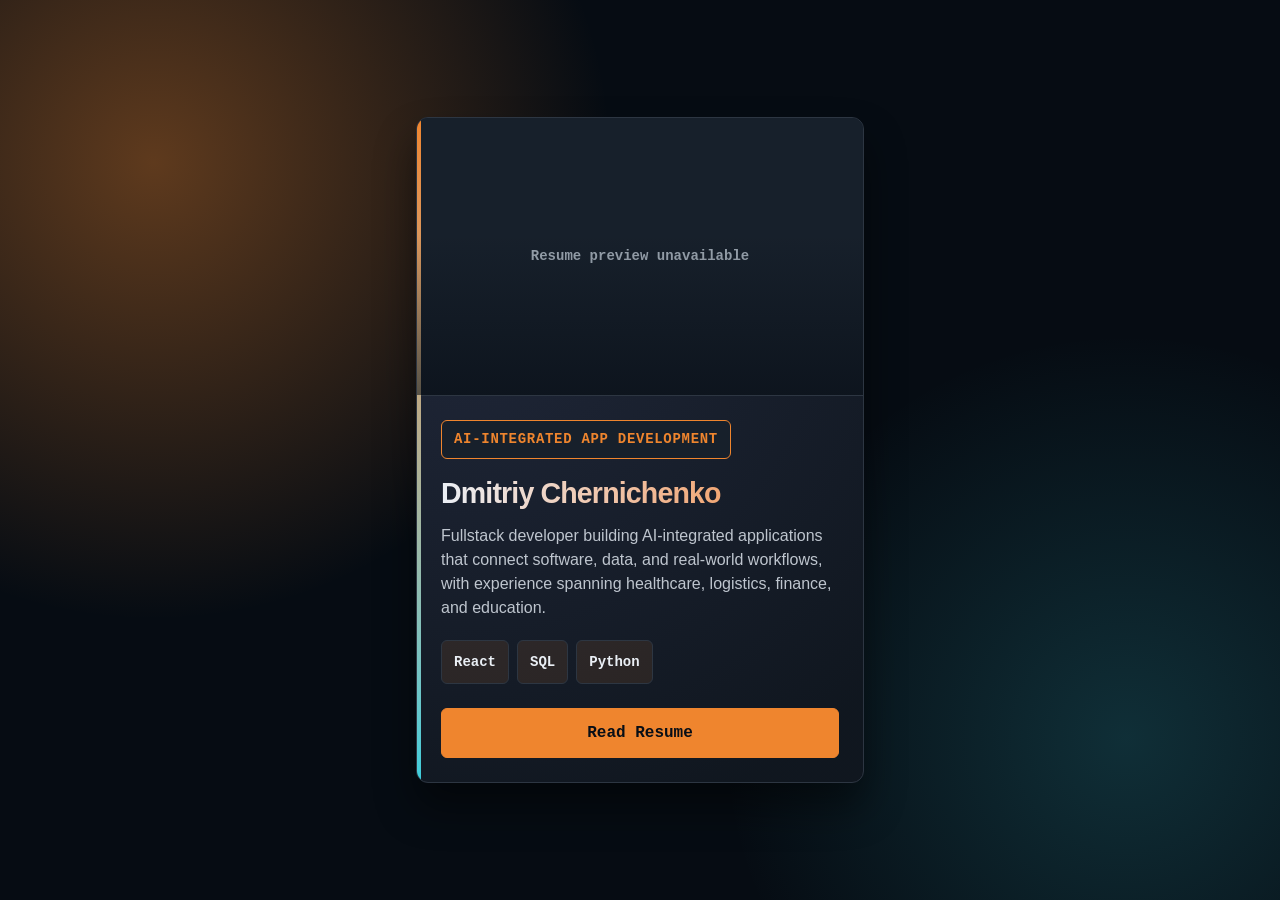
<file: Profile Card/profile-card.html>
<!DOCTYPE html>
<!-- OLD: <html lang="en" data-theme="light"> -->
<!-- CHANGED: The resume opens in its dark terminal theme, so the profile card now uses the same default theme. -->
<html lang="en" data-theme="dark">
<head>
  <meta charset="UTF-8">
  <meta name="viewport" content="width=device-width, initial-scale=1.0">
  <!-- ADDED: follows the Resume page's shared resume-theme value. -->
  <script src="../theme.js"></script>

  <!-- OLD: <title>Production-Grade Profile Card</title> -->
  <!-- CHANGED: The document title now describes the resume preview rather than a generic demo component. -->
  <title>Dmitriy Chernichenko | Resume Profile Card</title>

  <style>
    /* ==========================================================================
       REFACTOR NOTES
       Every altered legacy declaration or element is retained as a nearby
       commented-out OLD line. The replacement is followed by the reason it
       changed. Additions that had no legacy equivalent are labeled ADDED.
       ========================================================================== */

    /* ==========================================================================
       1. DESIGN TOKENS — RESUME THEME, CASCADE, AND INHERITANCE
       ========================================================================== */
    :root {
      /* OLD: --font-sans: system-ui, -apple-system, BlinkMacSystemFont, 'Segoe UI', Roboto, Oxygen, Ubuntu, Cantarell, sans-serif; */
      /* CHANGED: Matches the resume's system-font stack so the card belongs to the same visual system. */
      --font-sans: -apple-system, BlinkMacSystemFont, "Segoe UI", Roboto, sans-serif;

      /* ADDED: The resume uses a terminal-style mono face for labels and controls. */
      --font-mono: "Fira Code", "Courier New", Courier, monospace;

      --font-size-sm: 0.875rem;
      --font-size-base: 1rem;
      --font-size-lg: 1.125rem;
      --line-height-sm: 1.3;
      --line-height-base: 1.5;
      --line-height-lg: 1.4;

      --space-2xs: 0.25rem;
      --space-xs: 0.5rem;
      --space-sm: 0.75rem;
      --space-md: 1rem;
      --space-lg: 1.5rem;
      --space-xl: 2rem;
      --space-2xl: 2.5rem;

      /* OLD: --radius-sm: 0.375rem; */
      /* CHANGED: Retained because it matches the resume's compact control radius. */
      --radius-sm: 0.375rem;

      /* OLD: --radius-md: 0.75rem; */
      /* CHANGED: The resume uses an 0.5rem middle radius on nested surfaces. */
      --radius-md: 0.5rem;

      /* OLD: --radius-lg: 1.25rem; */
      /* CHANGED: Reduced to the resume's 0.75rem dashboard-card radius. */
      --radius-lg: 0.75rem;

      /* OLD: --card-max-width: 24rem; */
      /* CHANGED: A slightly wider card accommodates resume-oriented copy and technology tags. */
      --card-max-width: 28rem;

      /* OLD: --transition-normal: 0.2s ease; */
      /* CHANGED: Split into fast and normal interaction timings, matching the resume system. */
      --transition-fast: 0.2s ease;
      --transition-normal: 0.3s ease;

      /* OLD: --control-height-sm: 2.75rem; */
      /* CHANGED: Renamed by role; both the toggle and compact controls share the 44px minimum. */
      --control-height: 2.75rem;

      /* OLD: --control-height-lg: 3rem; */
      /* CHANGED: Renamed by role; the primary resume CTA keeps its 48px target. */
      --control-height-primary: 3rem;

      /* ADDED: Previously scattered structural constants are now explicit tokens. */
      --border-hairline: 1px;
      --media-aspect-ratio: 16 / 10;
      --accent-line-width: 0.25rem;
      --lift-distance: 0.125rem;
      --text-trim-compensation: 0.15em;
      --letter-spacing-wide: 0.05em;
      --letter-spacing-tight: -0.03em;
      --z-fallback: 1;
      --z-image: 2;
      --z-toggle: 10;

      /* OLD: --shadow-color: oklch(0 0 0 / 0.04); */
      /* OLD: --shadow-color-strong: oklch(0 0 0 / 0.35); */
      /* CHANGED: The resume's stronger dashboard shadow is a single theme token,
         while its geometry consumes spacing tokens rather than duplicate literals. */
      --color-shadow: oklch(0 0 0 / 0.46);
      --shadow-card: 0 var(--space-lg) var(--space-2xl) var(--color-shadow);

      /* OLD LIGHT PALETTE:
         --color-canvas: oklch(0.98 0.005 240);
         --color-surface: oklch(1.0 0.0 0);
         --color-border: oklch(0.92 0.01 240);
         --color-text-primary: oklch(0.25 0.02 240);
         --color-text-muted: oklch(0.50 0.02 240);
         --color-accent: oklch(0.52 0.19 260);
         --color-accent-hover: oklch(0.47 0.19 260);
         --color-accent-text: oklch(0.99 0.005 260);
         --color-badge-bg: oklch(0.95 0.023 260);
         --color-badge-text: oklch(0.45 0.18 260);
         --color-img-fallback: oklch(0.90 0.01 240);
         CHANGED: Replaced the violet profile-card palette with the resume's
         independently verified, in-sRGB-gamut orange/cyan terminal palette. */

      /* Dark resume-theme defaults. */
      --color-canvas: oklch(0.15 0.02 255);
      --color-surface: oklch(0.20 0.02 255);
      --color-surface-elevated: oklch(0.24 0.025 255);
      --color-border: oklch(0.33 0.025 255);
      --color-text-primary: oklch(0.95 0.01 255);
      --color-text-secondary: oklch(0.82 0.015 255);
      --color-text-muted: oklch(0.72 0.02 255);
      --color-accent: oklch(0.72 0.16 55);
      --color-accent-hover: oklch(0.77 0.15 55);
      --color-accent-secondary: oklch(0.78 0.12 205);
      --color-on-accent: oklch(0.16 0.02 255);
      --color-accent-soft: oklch(0.72 0.16 55 / 0.10);
      --color-accent-glow: oklch(0.72 0.16 55 / 0.38);
      --color-cyan-glow: oklch(0.78 0.12 205 / 0.18);
      --color-image-overlay: oklch(0.15 0.02 255 / 0.56);
      --color-transparent: oklch(0 0 0 / 0);
      --color-img-fallback: oklch(0.24 0.025 255);

      /* OLD: --color-focus: var(--color-accent); */
      /* CHANGED: Cyan is the resume's secondary interaction color and remains
         clearly distinguishable from the orange primary action. */
      --color-focus: var(--color-accent-secondary);
      --focus-ring: 0 0 0 var(--space-2xs) var(--color-focus);
    }

    /* OLD: [data-theme="dark"] { ...violet dark-theme tokens... } */
    /* CHANGED: Dark is now the default :root theme; this override provides the
       resume's light counterpart without relying on prefers-color-scheme. */
    [data-theme="light"] {
      --color-canvas: oklch(0.97 0.008 255);
      --color-surface: oklch(0.995 0.002 255);
      --color-surface-elevated: oklch(0.965 0.01 255);
      --color-border: oklch(0.86 0.02 255);
      --color-text-primary: oklch(0.22 0.025 255);
      --color-text-secondary: oklch(0.36 0.025 255);
      --color-text-muted: oklch(0.45 0.025 255);
      --color-accent: oklch(0.52 0.125 55);
      --color-accent-hover: oklch(0.46 0.11 55);
      --color-accent-secondary: oklch(0.45 0.07 205);
      --color-on-accent: oklch(0.995 0.002 255);
      --color-accent-soft: oklch(0.52 0.125 55 / 0.09);
      --color-accent-glow: oklch(0.52 0.125 55 / 0.24);
      --color-cyan-glow: oklch(0.45 0.07 205 / 0.12);
      --color-image-overlay: oklch(0.22 0.025 255 / 0.34);
      --color-img-fallback: oklch(0.965 0.01 255);
      --color-shadow: oklch(0.22 0.025 255 / 0.16);
    }

    /* ==========================================================================
       2. BASE RESET, DOCUMENT LAYOUT, AND ACCESSIBILITY
       ========================================================================== */
    *, *::before, *::after {
      box-sizing: border-box;
      margin: 0;
      padding: 0;
    }

    html {
      color-scheme: dark;
    }

    [data-theme="light"] {
      color-scheme: light;
    }

    body {
      font-family: var(--font-sans);
      background-color: var(--color-canvas);

      /* ADDED: Layered orange/cyan glows reproduce the resume's premium terminal canvas. */
      background-image:
        radial-gradient(circle at 12% 18%, var(--color-accent-glow), var(--color-transparent) 34%),
        radial-gradient(circle at 88% 82%, var(--color-cyan-glow), var(--color-transparent) 30%);

      color: var(--color-text-primary);
      min-height: 100vh;
      display: grid;
      place-items: center;

      /* OLD: padding: var(--space-xl); */
      /* CHANGED: Larger desktop breathing room echoes the resume container. */
      padding: var(--space-2xl) var(--space-xl);

      transition:
        background-color var(--transition-normal),
        color var(--transition-normal);
      line-height: var(--line-height-base);
      text-rendering: optimizeLegibility;
      -webkit-font-smoothing: antialiased;
    }

    /* ==========================================================================
       3. COMPONENT STYLING
       ========================================================================== */
    .theme-toggle {
      /* OLD: position: absolute; */
      /* CHANGED: Fixed positioning keeps the control reachable while the card grows. */
      position: fixed;
      top: var(--space-lg);
      right: var(--space-lg);
      z-index: var(--z-toggle);
      min-height: var(--control-height);
      padding: var(--space-sm) var(--space-md);

      /* OLD: font-family: inherit; */
      /* CHANGED: Mono labels match the resume's terminal controls. */
      font-family: var(--font-mono);
      font-size: var(--font-size-sm);
      font-weight: 700;
      background-color: var(--color-surface);
      color: var(--color-text-primary);

      /* OLD: border: 1px solid var(--color-border); */
      /* CHANGED: The sanctioned hairline remains crisp but is now tokenized. */
      border: var(--border-hairline) solid var(--color-border);
      border-radius: var(--radius-sm);
      cursor: pointer;
      transition:
        background-color var(--transition-fast),
        border-color var(--transition-fast),
        color var(--transition-fast),
        box-shadow var(--transition-fast),
        transform var(--transition-fast);
    }

    .theme-toggle:hover {
      color: var(--color-accent);
      border-color: var(--color-accent);
      transform: translateY(calc(var(--lift-distance) * -1));
    }

    .theme-toggle:focus-visible,
    .profile-card__action:focus-visible {
      outline: none;
      box-shadow: var(--focus-ring);
    }

    .profile-card {
      position: relative;

      /* OLD: background-color: var(--color-surface); */
      /* CHANGED: Token-derived radial lighting matches the resume's glassy header panel. */
      background-color: var(--color-surface);
      background-image:
        radial-gradient(
          circle at 10% 20%,
          color-mix(in oklch, var(--color-surface-elevated) 92%, var(--color-accent) 8%) 0%,
          var(--color-surface) 90%
        );

      /* OLD: border: 1px solid var(--color-border); */
      /* CHANGED: Tokenized hairline border. */
      border: var(--border-hairline) solid var(--color-border);
      border-radius: var(--radius-lg);
      max-width: var(--card-max-width);
      width: 100%;
      overflow: hidden;

      /* OLD: box-shadow: 0 var(--space-xs) var(--space-lg) var(--shadow-color); */
      /* CHANGED: Uses the resume's stronger dashboard shadow, with geometry and
         color fully centralized in --shadow-card. */
      box-shadow: var(--shadow-card);
      transition:
        background-color var(--transition-normal),
        border-color var(--transition-normal),
        box-shadow var(--transition-normal),
        transform var(--transition-normal);
    }

    /* ADDED: The orange-to-cyan rail is a signature element from the resume header. */
    .profile-card::before {
      content: "";
      position: absolute;
      inset-block: 0;
      inset-inline-start: 0;
      width: var(--accent-line-width);
      background: linear-gradient(
        180deg,
        var(--color-accent) 0%,
        var(--color-accent-secondary) 100%
      );
      z-index: var(--z-image);
    }

    .profile-card:hover {
      border-color: var(--color-accent);
      transform: translateY(calc(var(--lift-distance) * -1));
    }

    .profile-card__media {
      position: relative;
      width: 100%;

      /* OLD: aspect-ratio: 16 / 10; */
      /* CHANGED: The ratio is now a structural token instead of an inline constant. */
      aspect-ratio: var(--media-aspect-ratio);
      background-color: var(--color-img-fallback);
      overflow: hidden;
      border-bottom: var(--border-hairline) solid var(--color-border);
    }

    /* ADDED: A subtle terminal-toned overlay visually integrates photography with the dashboard. */
    .profile-card__media::after {
      content: "";
      position: absolute;
      inset: 0;
      background: linear-gradient(
        to top,
        var(--color-image-overlay),
        var(--color-transparent) 58%
      );
      z-index: var(--z-image);
      pointer-events: none;
    }

    .profile-card__img {
      width: 100%;
      height: 100%;
      object-fit: cover;
      display: block;
    }

    /* Graceful broken-image fallback.
       CSS cannot detect a failed network image. The onerror handler on the <img>
       removes src after a failure, allowing these selectors to reveal the fallback. */
    .profile-card__img:not([src]),
    .profile-card__img[src=""] {
      visibility: hidden;
    }

    .profile-card__media::before {
      /* OLD: content: "Image Unavailable"; */
      /* CHANGED: The fallback message now describes the missing resume preview. */
      content: "Resume preview unavailable";
      position: absolute;
      inset: 0;
      display: grid;
      place-items: center;
      padding: var(--space-lg);
      font-family: var(--font-mono);
      font-size: var(--font-size-sm);
      color: var(--color-text-muted);
      font-weight: 600;
      text-align: center;
      z-index: var(--z-fallback);
    }

    .profile-card__img[src] {
      position: relative;
      z-index: var(--z-image);
    }

    .profile-card__content {
      padding: var(--space-lg);
      display: flex;
      flex-direction: column;
      gap: var(--space-sm);
    }

    .profile-card__badge-wrapper {
      display: flex;
    }

    .profile-card__badge {
      font-family: var(--font-mono);
      font-size: var(--font-size-sm);
      font-weight: 700;
      text-transform: uppercase;
      letter-spacing: var(--letter-spacing-wide);

      /* OLD: background-color: var(--color-badge-bg); */
      /* CHANGED: Reuses the resume's elevated surface instead of introducing a
         separate one-off chip color. */
      background-color: var(--color-surface-elevated);

      /* OLD: color: var(--color-badge-text); */
      /* CHANGED: Orange is the resume's primary label color and has verified
         6.32:1 dark / 5.20:1 light contrast on the elevated surface. */
      color: var(--color-accent);
      padding: var(--space-xs) var(--space-sm);
      border: var(--border-hairline) solid var(--color-accent);
      border-radius: var(--radius-sm);
      white-space: nowrap;
      transition:
        background-color var(--transition-normal),
        border-color var(--transition-normal),
        color var(--transition-normal);
    }

    /* OPTICAL TEXT TRIMMING USING text-box
       OLD CONDITION:
       @supports (text-box: trim-both cap alphabetic) or
                 (-webkit-text-box: trim-both cap alphabetic) { ... }
       CHANGED: -webkit-text-box is not a real property. The standards-based
       feature query is sufficient. Without support, default half-leading leaves
       extra vertical air above and below glyphs. When active, text-box trims to
       cap-height/alphabetic edges; tokenized padding restores deliberate spacing. */
    @supports (text-box: trim-both cap alphabetic) {
      .profile-card__badge,
      .profile-card__action,
      .theme-toggle {
        text-box: trim-both cap alphabetic;
        padding-block: calc(var(--space-sm) + var(--text-trim-compensation));
      }

      .profile-card__badge {
        padding-block: calc(var(--space-xs) + var(--text-trim-compensation));
      }
    }

    /* FLUID TYPOGRAPHY VIA clamp()
       OLD: clamp(1.25rem, 1.0714rem + 0.8929vw, 1.875rem)
       CHANGED: The values remain mathematically correct and are retained, while
       the derivation stays explicit and auditable:
         Point A: 320px viewport -> 20px headline (1.25rem)
         Point B: 1440px viewport -> 30px headline (1.875rem)
         slope = (30 - 20) / (1440 - 320)
               = 10 / 1120
               = 0.0089286 px per viewport-px
               = 0.89286vw
         intercept = 20px - (0.0089286 * 320)
                   = 17.143px
                   = 1.0714rem
       Result: clamp(1.25rem, 1.0714rem + 0.8929vw, 1.875rem). */
    .profile-card__headline {
      color: var(--color-text-primary);
      font-size: clamp(1.25rem, 1.0714rem + 0.8929vw, 1.875rem);
      line-height: var(--line-height-sm);
      font-weight: 800;

      /* OLD: letter-spacing: -0.02em; */
      /* CHANGED: Uses the resume's shared tighter display rhythm. */
      letter-spacing: var(--letter-spacing-tight);
      overflow-wrap: anywhere;
      margin-top: calc(var(--space-xs) / 2);
    }

    /* ADDED: Mirrors the resume header's white-to-orange display treatment. */
    @supports ((background-clip: text) or (-webkit-background-clip: text)) {
      .profile-card__headline {
        background: linear-gradient(
          to right,
          var(--color-text-primary),
          var(--color-accent)
        );
        background-clip: text;
        -webkit-background-clip: text;
        -webkit-text-fill-color: var(--color-transparent);
      }
    }

    .profile-card__description {
      /* OLD: color: var(--color-text-muted); */
      /* CHANGED: Secondary text carries the summary while muted text is reserved
         for metadata, matching the resume's hierarchy. */
      color: var(--color-text-secondary);
      font-size: var(--font-size-base);
      line-height: var(--line-height-base);
      margin-bottom: var(--space-xs);
      overflow-wrap: anywhere;
    }

    /* ADDED: Compact technology tags echo the resume's Top Skills & Tech panel. */
    .profile-card__stack {
      display: flex;
      flex-wrap: wrap;
      gap: var(--space-xs);
      list-style: none;
      margin: 0 0 var(--space-sm);
      padding: 0;
    }

    .profile-card__stack-item {
      min-height: var(--control-height);
      display: inline-flex;
      align-items: center;
      padding: var(--space-xs) var(--space-sm);
      font-family: var(--font-mono);
      font-size: var(--font-size-sm);
      font-weight: 600;
      color: var(--color-text-primary);
      background-color: var(--color-accent-soft);
      border: var(--border-hairline) solid var(--color-border);
      border-radius: var(--radius-sm);
    }

    .profile-card__action {
      display: inline-flex;
      align-items: center;
      justify-content: center;
      font-family: var(--font-mono);
      font-size: var(--font-size-base);
      font-weight: 700;
      text-decoration: none;
      background-color: var(--color-accent);

      /* OLD: color: var(--color-accent-text); */
      /* CHANGED: Uses the resume's verified on-accent foreground token. */
      color: var(--color-on-accent);
      padding: var(--space-sm) var(--space-md);

      /* OLD: border: none; */
      /* CHANGED: A same-color hairline preserves geometry in forced/high-contrast modes. */
      border: var(--border-hairline) solid var(--color-accent);

      /* OLD: border-radius: var(--radius-md); */
      /* CHANGED: Uses the resume's compact control radius. */
      border-radius: var(--radius-sm);
      cursor: pointer;
      min-height: var(--control-height-primary);
      transition:
        background-color var(--transition-fast),
        border-color var(--transition-fast),
        box-shadow var(--transition-fast),
        transform var(--transition-fast);
    }

    .profile-card__action:hover {
      background-color: var(--color-accent-hover);
      border-color: var(--color-accent-hover);
      transform: translateY(calc(var(--lift-distance) * -1));
    }

    /* ==========================================================================
       4. RESPONSIVE, MOTION, AND PRINT SCENARIOS
       ========================================================================== */
    @media (max-width: 30rem) {
      body {
        padding: calc(var(--space-2xl) + var(--control-height)) var(--space-md) var(--space-lg);
      }

      .theme-toggle {
        top: var(--space-md);
        right: var(--space-md);
      }

      .profile-card__content {
        padding: var(--space-md);
      }

      .profile-card__stack-item {
        flex: 1 1 6rem;
        justify-content: center;
      }
    }

    /* ADDED: Motion-sensitive users get immediate state changes without losing functionality. */
    @media (prefers-reduced-motion: reduce) {
      *, *::before, *::after {
        transition-duration: 0.01ms !important;
        animation-duration: 0.01ms !important;
        animation-iteration-count: 1 !important;
      }
    }

    /* ADDED: The card prints as a clean resume gateway without decorative controls. */
    @media print {
      :root,
      [data-theme="light"] {
        --color-canvas: oklch(1 0 0);
        --color-surface: oklch(1 0 0);
        --color-surface-elevated: oklch(0.97 0 0);
        --color-border: oklch(0.72 0 0);
        --color-text-primary: oklch(0.12 0 0);
        --color-text-secondary: oklch(0.24 0 0);
        --color-text-muted: oklch(0.34 0 0);
        --color-accent: oklch(0.36 0.08 55);
        --color-accent-secondary: oklch(0.34 0.055 205);
        --color-on-accent: oklch(1 0 0);
        --color-shadow: oklch(0 0 0 / 0);
      }

      body {
        display: block;
        min-height: auto;
        padding: 0;
        background-image: none;
      }

      .theme-toggle {
        display: none;
      }

      .profile-card {
        max-width: none;
        box-shadow: none;
        break-inside: avoid;
      }
    }
  </style>
</head>
<body>

  <!-- OLD: <button class="theme-toggle" id="themeToggle" aria-label="Switch to dark theme">Toggle Dark Mode</button> -->
  <!-- CHANGED: Dark is now the resume-matching default. aria-pressed exposes the
       current state, and the visible label describes the available theme. -->
  <!-- OLD LOCAL THEME BUTTON — intentionally disabled:
  <button
    type="button"
    class="theme-toggle"
    id="themeToggle"
    aria-label="Switch to light theme"
    aria-pressed="false"
  >
    Light Theme
  </button>
  -->
  <!-- CHANGED: Profile Card follows the Resume page's resume-theme value. -->

  <article class="profile-card" aria-labelledby="profile-card-title">
    <figure class="profile-card__media">
      <!-- OLD:
      <img
        class="profile-card__img"
        src="https://images.unsplash.com/photo-1534528741775-53994a69daeb?auto=format&fit=crop&w=800&q=80"
        alt="Headshot of a smiling software engineer against a clean background"
        loading="lazy"
        onerror="this.onerror=null; this.removeAttribute('src');"
      >
      -->
      <!-- CHANGED: A neutral developer-workspace image avoids presenting an
           unrelated person as the resume owner. The onerror fix remains intact
           and the explanatory comment stays outside the attribute list. -->
      <img
        class="profile-card__img"
        src="https://images.unsplash.com/photo-1498050108023-c5249f4df085?auto=format&amp;fit=crop&amp;w=900&amp;q=82"
        alt="Laptop displaying source code in a developer workspace"
        loading="lazy"
        decoding="async"
        onerror="this.onerror=null; this.removeAttribute('src');"
      >
    </figure>

    <div class="profile-card__content">
      <div class="profile-card__badge-wrapper">
        <!-- OLD: <span class="profile-card__badge">Engineering</span> -->
        <!-- CHANGED: The badge now identifies the actual resume discipline. -->
        <span class="profile-card__badge">AI-Integrated App Development</span>
      </div>

      <!-- OLD: <h3 class="profile-card__headline">Architecting Scalable Front-Ends</h3> -->
      <!-- CHANGED: The card is now a personal resume gateway rather than an article teaser. -->
      <h1 class="profile-card__headline" id="profile-card-title">Dmitriy Chernichenko</h1>

      <!-- OLD:
      <p class="profile-card__description">
        Discover the practical patterns required to design low-specificity, highly componentized modern web applications. Learn how to combine oklch mechanics with design tokens for predictable systems.
      </p>
      -->
      <!-- CHANGED: Summary language is sourced from the resume's professional positioning. -->
      <p class="profile-card__description">
        Fullstack developer building AI-integrated applications that connect software, data, and real-world workflows, with experience spanning healthcare, logistics, finance, and education.
      </p>

      <!-- ADDED: These skills mirror the resume's core technology panel. -->
      <ul class="profile-card__stack" aria-label="Core technologies">
        <li class="profile-card__stack-item">React</li>
        <li class="profile-card__stack-item">SQL</li>
        <li class="profile-card__stack-item">Python</li>
      </ul>

      <!-- OLD: <a href="#" class="profile-card__action">Read Article</a> -->
      <!-- CHANGED: The requested label now names the destination, and the link
           opens the uploaded resume page when both files share a directory. -->
      <a href="../index.html" class="profile-card__action">Read Resume</a>
    </div>
  </article>
  <!-- OLD LOCAL PROFILE THEME SCRIPT — intentionally disabled.
       It used the separate profile-card-theme key and therefore could not
       follow the Resume page. The original code is preserved below:
  <script>
    const toggle = document.getElementById("themeToggle");
    const doc = document.documentElement;

    function applyTheme(theme) {
      const isLight = theme === "light";
      doc.setAttribute("data-theme", theme);
      toggle.textContent = isLight ? "Dark Theme" : "Light Theme";
      toggle.setAttribute("aria-label", `Switch to ${isLight ? "dark" : "light"} theme`);
      toggle.setAttribute("aria-pressed", String(isLight));
    }

    try {
      const savedTheme = window.localStorage.getItem("profile-card-theme");
      if (savedTheme === "light" || savedTheme === "dark") {
        applyTheme(savedTheme);
      }
    } catch (error) {}

    toggle.addEventListener("click", () => {
      const nextTheme = doc.getAttribute("data-theme") === "dark" ? "light" : "dark";
      applyTheme(nextTheme);
      try {
        window.localStorage.setItem("profile-card-theme", nextTheme);
      } catch (error) {}
    });
  </script>
  -->
</body>
</html>
</file>
<file: style.css>
/* ==========================================================================
   REFACTOR NOTES
   Every altered legacy declaration is retained immediately above its
   replacement as a commented-out OLD line. The following declaration or block
   explains why it changed. Additions are labeled ADDED.
   ========================================================================== */

/* ==========================================================================
   1. DESIGN TOKENS AND THEME COLORS
   ========================================================================== */
:root {
  /* OLD: --bg-primary: #030712;
     CHANGED: replaced device-dependent hex with an in-sRGB-gamut OKLCH token. */
  --color-canvas: oklch(0.15 0.02 255);

  /* OLD: --bg-secondary: #0b0f19;
     CHANGED: renamed semantically so components do not depend on one theme. */
  --color-surface: oklch(0.20 0.02 255);

  /* ADDED: a distinct elevated surface prevents one-off translucent whites. */
  --color-surface-elevated: oklch(0.24 0.025 255);

  /* OLD: --border-color: #1e293b;
     CHANGED: moved the border into the perceptual palette. */
  --color-border: oklch(0.33 0.025 255);

  /* OLD: --text-primary: #ffffff;
     CHANGED: near-white reduces glare while preserving 17.01:1 contrast on the canvas. */
  --color-text-primary: oklch(0.95 0.01 255);

  /* OLD: --text-secondary: #ffffff;
     CHANGED: restored a useful hierarchy; contrast remains 10.37:1 on the surface. */
  --color-text-secondary: oklch(0.82 0.015 255);

  /* OLD: --text-muted: #64748b;
     CHANGED: the old gray was too dim for several small-text uses. This token
     provides 7.30:1 contrast on the dark surface. */
  --color-text-muted: oklch(0.72 0.02 255);

  /* OLD: --accent-primary: #ff6a00;
     CHANGED: in-gamut orange preserves the visual identity and provides 6.96:1
     contrast against the dark surface. */
  --color-accent: oklch(0.72 0.16 55);
  --color-accent-hover: oklch(0.77 0.15 55);

  /* OLD: --accent-secondary: #00f2fe;
     CHANGED: reduced chroma to the verified-safe sRGB ceiling while preserving hue. */
  --color-accent-secondary: oklch(0.78 0.12 205);

  /* ADDED: foreground placed on the orange control background; 7.46:1 contrast. */
  --color-on-accent: oklch(0.16 0.02 255);

  /* OLD examples:
       background-color: rgba(255, 255, 255, 0.01);
       background-color: rgba(255, 106, 0, 0.05);
       box-shadow: 0 0 15px rgba(255, 106, 0, 0.4);
     CHANGED: reusable translucent colors now belong to the token system. */
  --color-accent-soft: oklch(0.72 0.16 55 / 0.10);
  --color-accent-soft-strong: oklch(0.72 0.16 55 / 0.18);
  --color-accent-glow: oklch(0.72 0.16 55 / 0.38);
  --color-overlay-soft: oklch(1 0 0 / 0.025);
  --color-shadow: oklch(0 0 0 / 0.46);
  --color-shadow-soft: oklch(0 0 0 / 0.34);

  /* OLD: --font-mono: "Fira Code", "Courier New", Courier, monospace;
     CHANGED: retained and grouped with the full typography system. */
  --font-sans: -apple-system, BlinkMacSystemFont, "Segoe UI", Roboto, sans-serif;
  --font-mono: "Fira Code", "Courier New", Courier, monospace;

  /* ADDED: shared typography tokens replace repeated fixed values. */
  --font-size-xs: 0.8rem;
  --font-size-sm: 0.875rem;
  --font-size-base: 1rem;
  --font-size-md: 1.05rem;
  --font-size-lg: 1.15rem;
  --font-size-xl: 1.25rem;
  --line-height-compact: 1.3;
  --line-height-base: 1.6;
  --line-height-relaxed: 1.7;

  /* ADDED: spacing tokens replace repeated 0.5/0.75/1/1.5/2/3rem literals. */
  --space-2xs: 0.25rem;
  --space-xs: 0.5rem;
  --space-sm: 0.75rem;
  --space-md: 1rem;
  --space-lg: 1.5rem;
  --space-xl: 2rem;
  --space-2xl: 2.5rem;
  --space-3xl: 3rem;

  /* OLD examples:
       border-radius: 4px;
       border-radius: 6px;
       border-radius: 8px;
       border-radius: 12px;
     CHANGED: component radii now share one scale. */
  --radius-xs: 0.25rem;
  --radius-sm: 0.375rem;
  --radius-md: 0.5rem;
  --radius-lg: 0.75rem;
  --radius-pill: 999px;

  /* ADDED: structural and interaction tokens. */
  --layout-max-width: 75rem;
  --sidebar-ratio: 2.7fr;
  --content-ratio: 7.3fr;

  /* ADDED: fixed timeline tracks keep every job number, heading, and date on
     the same vertical guides instead of allowing content width to move them. */
  --timeline-number-column: 1.25rem;
  --timeline-date-column: minmax(16rem, 20rem);

  --control-height: 2.75rem;
  --control-height-primary: 3rem;
  --border-hairline: 1px;
  --transition-fast: 0.2s ease;
  --transition-normal: 0.3s ease;
  --focus-ring: 0 0 0 0.25rem var(--color-accent-secondary);
  --shadow-card: 0 var(--space-sm) var(--space-xl) var(--color-shadow-soft);
  --shadow-header: 0 var(--space-lg) var(--space-2xl) var(--color-shadow);
}

/* ADDED: light-theme override. Hue stays consistent across themes; chroma is
   lowered only where the sRGB gamut narrows. Every listed color is in gamut. */
[data-theme="light"] {
  --color-canvas: oklch(0.97 0.008 255);
  --color-surface: oklch(0.995 0.002 255);
  --color-surface-elevated: oklch(0.965 0.01 255);
  --color-border: oklch(0.86 0.02 255);
  --color-text-primary: oklch(0.22 0.025 255);
  --color-text-secondary: oklch(0.36 0.025 255);
  --color-text-muted: oklch(0.45 0.025 255);
  --color-accent: oklch(0.52 0.125 55);
  --color-accent-hover: oklch(0.46 0.11 55);
  --color-accent-secondary: oklch(0.45 0.07 205);
  --color-on-accent: oklch(0.995 0.002 255);
  --color-accent-soft: oklch(0.52 0.125 55 / 0.09);
  --color-accent-soft-strong: oklch(0.52 0.125 55 / 0.15);
  --color-accent-glow: oklch(0.52 0.125 55 / 0.24);
  --color-overlay-soft: oklch(0.22 0.025 255 / 0.025);
  --color-shadow: oklch(0.22 0.025 255 / 0.16);
  --color-shadow-soft: oklch(0.22 0.025 255 / 0.10);
}

/* ==========================================================================
   2. RESET, DOCUMENT BASICS, AND ACCESSIBILITY
   ========================================================================== */
*, *::before, *::after {
  box-sizing: border-box;
}

html {
  color-scheme: dark;
  scroll-behavior: smooth;
}

[data-theme="light"] {
  color-scheme: light;
}

body {
  margin: 0;
  padding: 0;

  /* OLD: background-color: var(--bg-primary);
     CHANGED: semantic theme token supports both themes. */
  background-color: var(--color-canvas);

  /* OLD: color: var(--text-primary);
     CHANGED: semantic theme token supports both themes. */
  color: var(--color-text-primary);

  /* OLD: font-family: -apple-system, BlinkMacSystemFont, "Segoe UI", Roboto, sans-serif;
     CHANGED: consumes the shared font token. */
  font-family: var(--font-sans);

  /* OLD: line-height: 1.6;
     CHANGED: consumes the shared line-height token. */
  line-height: var(--line-height-base);

  -webkit-font-smoothing: antialiased;
  text-rendering: optimizeLegibility;
  transition:
    background-color var(--transition-normal),
    color var(--transition-normal);
}

/* Accessibility skip link */
.skip-link {
  position: fixed;

  /* OLD: top: -40px;
     CHANGED: transform keeps the control fully off-canvas regardless of text size. */
  top: var(--space-xs);
  left: var(--space-xs);
  transform: translateY(calc(-100% - var(--space-lg)));

  /* OLD: background: var(--accent-primary);
     CHANGED: semantic accent token. */
  background: var(--color-accent);

  /* OLD: color: var(--bg-primary);
     CHANGED: verified on-accent foreground. */
  color: var(--color-on-accent);

  /* OLD: padding: 8px 16px;
     CHANGED: spacing tokens remove duplicated pixel values. */
  padding: var(--space-sm) var(--space-md);

  min-height: var(--control-height);
  display: inline-flex;
  align-items: center;
  font-weight: 700;
  z-index: 1000;

  /* OLD: transition: top 0.2s;
     CHANGED: transition only the property that actually moves. */
  transition: transform var(--transition-fast);

  text-decoration: none;

  /* OLD: border-radius: 0 0 4px 4px;
     CHANGED: shared radius token. */
  border-radius: var(--radius-sm);
}

.skip-link:focus {
  /* OLD: top: 0;
     CHANGED: pairs with the transform-based hidden state. */
  transform: translateY(0);
}

/* OLD:
   a:focus-visible {
     outline: 3px solid var(--accent-secondary);
     outline-offset: 2px;
   }
   CHANGED: all interactive controls receive the same tokenized focus treatment. */
:where(a, button):focus-visible {
  outline: none;
  box-shadow: var(--focus-ring);
}

/* ADDED: top-level controls include the requested Read Resume action and theme toggle. */
.page-controls {
  width: min(100%, var(--layout-max-width));
  margin: 0 auto;
  padding: var(--space-md) var(--space-lg) 0;
  display: flex;
  justify-content: flex-end;
  flex-wrap: wrap;
  gap: var(--space-sm);
}

.button,
.theme-toggle {
  min-height: var(--control-height);
  display: inline-flex;
  align-items: center;
  justify-content: center;
  padding: var(--space-sm) var(--space-md);
  border-radius: var(--radius-sm);
  border: var(--border-hairline) solid var(--color-border);
  font: inherit;
  font-size: var(--font-size-sm);
  font-weight: 700;
  cursor: pointer;
  text-decoration: none;
  transition:
    background-color var(--transition-fast),
    border-color var(--transition-fast),
    color var(--transition-fast),
    box-shadow var(--transition-fast),
    transform var(--transition-fast);
}

.button--primary {
  min-height: var(--control-height-primary);
  color: var(--color-on-accent);
  background-color: var(--color-accent);
  border-color: var(--color-accent);
}

.button--primary:hover {
  background-color: var(--color-accent-hover);
  border-color: var(--color-accent-hover);
  transform: translateY(-0.0625rem);
}

.theme-toggle {
  color: var(--color-text-primary);
  background-color: var(--color-surface);
}

.theme-toggle:hover {
  color: var(--color-accent);
  border-color: var(--color-accent);
}

/* Standards-based optical text trimming. No invalid -webkit-text-box fallback. */
@supports (text-box: trim-both cap alphabetic) {
  .button,
  .theme-toggle {
    text-box: trim-both cap alphabetic;
    padding-block: calc(var(--space-sm) + 0.15em);
  }
}

/* ==========================================================================
   3. LAYOUT STRUCTURE
   ========================================================================== */
.resume-container {
  /* OLD: max-width: 1200px;
     CHANGED: structural width is tokenized and expressed in rem. */
  max-width: var(--layout-max-width);
  margin: 0 auto;

  /* OLD: padding: 2.5rem 1.5rem;
     CHANGED: spacing scale prevents duplicated literals. */
  padding: var(--space-2xl) var(--space-lg);
}

/* ==========================================================================
   4. HEADER SECTION
   ========================================================================== */
.profile-header {
  /* OLD: background: radial-gradient(circle at 10% 20%, rgba(11, 15, 25, 0.98) 0%, rgba(3, 7, 18, 0.99) 90%);
     CHANGED: gradient derives from theme tokens and remains readable in light mode. */
  /* ADDED: solid fallback remains valid where color-mix() is unavailable. */
  background-color: var(--color-surface);
  background:
    radial-gradient(
      circle at 10% 20%,
      color-mix(in oklch, var(--color-surface-elevated) 92%, var(--color-accent) 8%) 0%,
      var(--color-surface) 90%
    );

  /* OLD: border: 1px solid var(--border-color);
     CHANGED: tokenized hairline and semantic border color. */
  border: var(--border-hairline) solid var(--color-border);

  /* OLD: padding: 2.5rem;
     CHANGED: spacing token. */
  padding: var(--space-2xl);

  /* OLD: border-radius: 12px;
     CHANGED: radius token. */
  border-radius: var(--radius-lg);

  /* OLD: box-shadow: 0 20px 40px rgba(0, 0, 0, 0.6);
     CHANGED: shadow geometry and color are centralized. */
  box-shadow: var(--shadow-header);

  display: flex;
  flex-direction: column;

  /* OLD: gap: 1.5rem;
     CHANGED: spacing token. */
  gap: var(--space-lg);

  /* OLD: margin-bottom: 2rem;
     CHANGED: spacing token. */
  margin-bottom: var(--space-xl);

  position: relative;
  overflow: hidden;
  transition:
    background-color var(--transition-normal),
    border-color var(--transition-normal),
    box-shadow var(--transition-normal);
}

/* Gradient left neon accent line */
.profile-header::before {
  content: "";
  position: absolute;
  inset-block: 0;
  inset-inline-start: 0;
  width: 0.25rem;

  /* OLD: background: linear-gradient(180deg, var(--accent-primary) 0%, var(--accent-secondary) 100%);
     CHANGED: semantic theme tokens. */
  background: linear-gradient(
    180deg,
    var(--color-accent) 0%,
    var(--color-accent-secondary) 100%
  );
}

/* FLUID TYPOGRAPHY VIA clamp()
   Required derivation:
     Point A: 320px viewport -> 32px name (2rem)
     Point B: 1440px viewport -> 44.8px name (2.8rem)
     slope = (44.8 - 32) / (1440 - 320)
           = 12.8 / 1120
           = 0.0114286 px per viewport-px
           = 1.14286vw
     intercept = 32px - (0.0114286 * 320)
               = 28.343px
               = 1.7714rem
   Result: clamp(2rem, 1.7714rem + 1.1429vw, 2.8rem). */
.profile-name {
  /* OLD: font-size: 2.8rem;
     CHANGED: fluid type scales continuously without a font-size media query. */
  font-size: clamp(2rem, 1.7714rem + 1.1429vw, 2.8rem);

  font-weight: 800;
  letter-spacing: -0.03em;

  /* OLD: margin: 0 0 0.5rem 0;
     CHANGED: logical property and spacing token. */
  margin: 0 0 var(--space-xs);

  /* OLD: background: linear-gradient(to right, #ffffff, var(--accent-primary));
     CHANGED: text and accent now re-theme together. */
  background: linear-gradient(
    to right,
    var(--color-text-primary),
    var(--color-accent)
  );

  -webkit-background-clip: text;
  background-clip: text;
  color: var(--color-text-primary);
  -webkit-text-fill-color: transparent;
  overflow-wrap: anywhere;
}

.profile-headline {
  /* ADDED: each text segment becomes a flex item so separators can turn into
     clean line breaks on narrow screens instead of leaving words concatenated. */
  display: flex;
  align-items: center;
  flex-wrap: wrap;
  column-gap: var(--space-xs);

  /* OLD: font-size: 1.2rem;
     CHANGED: uses the shared type scale. */
  font-size: var(--font-size-lg);

  font-weight: 600;

  /* OLD: color: #ffffff;
     CHANGED: semantic text token maintains hierarchy in both themes. */
  color: var(--color-text-primary);

  /* OLD: margin: 0 0 0.5rem 0;
     CHANGED: spacing token. */
  margin: 0 0 var(--space-xs);
}

.profile-headline .divider {
  /* OLD: color: var(--accent-primary);
     CHANGED: semantic accent token. */
  color: var(--color-accent);

  /* OLD: margin: 0 0.5rem;
     CHANGED: parent gap now owns separator spacing, preventing doubled gaps. */
  margin: 0;
}

.profile-location {
  /* OLD: font-size: 0.95rem;
     CHANGED: uses a shared accessible small-text token. */
  font-size: var(--font-size-sm);

  font-weight: 700;

  /* OLD: color: var(--accent-secondary);
     CHANGED: semantic secondary accent token. */
  color: var(--color-accent-secondary);

  text-transform: uppercase;
  letter-spacing: 0.05em;

  /* OLD: margin: 0 0 1.5rem 0;
     CHANGED: spacing token. */
  margin: 0 0 var(--space-lg);
}

.contact-info {
  font-style: normal;
  display: flex;
  flex-wrap: wrap;

  /* OLD: gap: 1.5rem;
     CHANGED: spacing token. */
  gap: var(--space-lg);

  /* OLD: border-top: 1px solid var(--border-color);
     CHANGED: tokenized hairline and semantic border. */
  border-top: var(--border-hairline) solid var(--color-border);

  /* OLD: padding-top: 1.5rem;
     CHANGED: spacing token. */
  padding-top: var(--space-lg);
}

.contact-info p {
  margin: 0;

  /* OLD: font-size: 1rem;
     CHANGED: typography token. */
  font-size: var(--font-size-base);

  /* OLD: color: var(--text-secondary);
     CHANGED: semantic text token. */
  color: var(--color-text-secondary);

  overflow-wrap: anywhere;
}

.contact-info strong {
  /* OLD: color: var(--accent-primary);
     CHANGED: semantic accent token. */
  color: var(--color-accent);
}

.contact-info a {
  /* OLD: color: #ffffff;
     CHANGED: semantic text token supports light mode. */
  color: var(--color-text-primary);

  text-decoration: underline;
  text-underline-offset: 0.18em;

  /* OLD: transition: color 0.2s ease;
     CHANGED: shared transition token. */
  transition: color var(--transition-fast);
}

.contact-info a:hover {
  /* OLD: color: var(--accent-primary);
     CHANGED: semantic accent token. */
  color: var(--color-accent);
}

/* Header profile links */
.social-links ul {
  list-style: none;
  padding: 0;
  margin: 0;
  display: flex;
  flex-wrap: wrap;

  /* OLD: gap: 1rem;
     CHANGED: spacing token. */
  gap: var(--space-md);
}

.social-links a {
  /* OLD: display: inline-block;
     CHANGED: inline-flex enables reliable touch-target centering. */
  display: inline-flex;
  align-items: center;
  justify-content: center;

  /* OLD: background-color: rgba(255, 255, 255, 0.02);
     CHANGED: tokenized overlay color. */
  background-color: var(--color-overlay-soft);

  /* OLD: color: #ffffff;
     CHANGED: semantic text token. */
  color: var(--color-text-primary);

  /* OLD: padding: 0.5rem 1rem;
     CHANGED: spacing tokens. */
  padding: var(--space-xs) var(--space-md);

  /* OLD: border-radius: 6px;
     CHANGED: radius token. */
  border-radius: var(--radius-sm);

  text-decoration: none;

  /* OLD: font-size: 0.85rem;
     CHANGED: shared small-text token. */
  font-size: var(--font-size-sm);

  font-weight: 600;

  /* OLD: border: 1px solid var(--border-color);
     CHANGED: tokenized hairline and semantic border. */
  border: var(--border-hairline) solid var(--color-border);

  /* ADDED: all action links meet the 44px touch-target minimum. */
  min-height: var(--control-height);

  /* OLD: transition: all 0.25s ease;
     CHANGED: avoids animating unrelated or expensive properties. */
  transition:
    background-color var(--transition-fast),
    border-color var(--transition-fast),
    color var(--transition-fast),
    box-shadow var(--transition-fast),
    transform var(--transition-fast);
}

.social-links a:hover,
.social-links a:focus-visible {
  /* OLD: background-color: var(--accent-primary);
     CHANGED: semantic accent token. */
  background-color: var(--color-accent);

  /* OLD: color: var(--bg-primary);
     CHANGED: verified on-accent foreground. */
  color: var(--color-on-accent);

  /* OLD: border-color: var(--accent-primary);
     CHANGED: semantic accent token. */
  border-color: var(--color-accent);

  /* OLD: box-shadow: 0 0 15px rgba(255, 106, 0, 0.4);
     CHANGED: glow color is tokenized. */
  box-shadow: 0 0 var(--space-lg) var(--color-accent-glow);

  transform: translateY(-0.0625rem);
}

/* ==========================================================================
   5. DASHBOARD GRID AND PANELS
   ========================================================================== */
.dashboard-grid {
  display: grid;
  grid-template-columns: minmax(0, 1fr);

  /* OLD: gap: 1rem;
     CHANGED: spacing token. */
  gap: var(--space-md);
}

.sidebar-column,
.main-column {
  min-width: 0;
}

/* OLD: @media (min-width: 992px)
   CHANGED: rem breakpoint respects user font scaling while preserving 992px at 16px root size. */
@media (min-width: 62rem) {
  .dashboard-grid {
    /* OLD: grid-template-columns: 2.7fr 7.3fr;
       CHANGED: ratios are structural tokens and minmax prevents overflow. */
    grid-template-columns:
      minmax(0, var(--sidebar-ratio))
      minmax(0, var(--content-ratio));

    /* OLD: gap: 1rem;
       CHANGED: spacing token. */
    gap: var(--space-md);
  }
}

.dashboard-card {
  /* OLD: background-color: var(--bg-secondary);
     CHANGED: semantic surface token. */
  background-color: var(--color-surface);

  /* OLD: border: 1px solid var(--border-color);
     CHANGED: tokenized hairline and semantic border. */
  border: var(--border-hairline) solid var(--color-border);

  /* OLD: padding: 2rem;
     CHANGED: spacing token. */
  padding: var(--space-xl);

  /* OLD: border-radius: 12px;
     CHANGED: radius token. */
  border-radius: var(--radius-lg);

  /* OLD: box-shadow: 0 10px 30px rgba(0, 0, 0, 0.4);
     CHANGED: shadow token. */
  box-shadow: var(--shadow-card);

  /* OLD: margin-bottom: 2rem;
     CHANGED: spacing token. */
  margin-bottom: var(--space-xl);

  /* OLD: transition: border-color 0.3s ease;
     CHANGED: includes theme-relevant properties without using transition: all. */
  transition:
    background-color var(--transition-normal),
    border-color var(--transition-normal),
    box-shadow var(--transition-normal),
    transform var(--transition-normal);
}

.dashboard-card:hover {
  /* OLD: border-color: rgba(255, 106, 0, 0.3);
     CHANGED: tokenized soft accent. */
  border-color: var(--color-accent-soft-strong);
}

.card-title {
  /* OLD: font-size: 1.55rem;
     CHANGED: responsive shared range improves small-screen fit. */
  font-size: clamp(1.3rem, 1.2286rem + 0.3571vw, 1.55rem);

  font-weight: 800;

  /* OLD: color: var(--accent-primary);
     CHANGED: semantic accent token. */
  color: var(--color-accent);

  margin-top: 0;

  /* OLD: margin-bottom: 1.5rem;
     CHANGED: spacing token. */
  margin-bottom: var(--space-lg);

  display: flex;
  align-items: center;

  /* OLD: border-bottom: 1px solid var(--border-color);
     CHANGED: tokenized hairline and semantic border. */
  border-bottom: var(--border-hairline) solid var(--color-border);

  /* OLD: padding-bottom: 0.75rem;
     CHANGED: spacing token. */
  padding-bottom: var(--space-sm);

  overflow-wrap: anywhere;
}

.card-title::before {
  content: ">";

  /* OLD: font-family: var(--font-mono);
     RETAINED: intentional display typography. */
  font-family: var(--font-mono);

  /* OLD: color: var(--accent-secondary);
     CHANGED: semantic secondary accent token. */
  color: var(--color-accent-secondary);

  /* OLD: margin-right: 0.5rem;
     CHANGED: logical spacing token. */
  margin-inline-end: var(--space-xs);

  font-weight: 800;
}

/* ==========================================================================
   6. SIDEBAR COMPONENTS
   ========================================================================== */
.skills-grid {
  list-style: none;
  padding: 0;
  margin: 0;
  display: flex;
  flex-wrap: wrap;

  /* OLD: gap: 0.5rem;
     CHANGED: spacing token. */
  gap: var(--space-xs);
}

.skills-grid li {
  /* OLD: background-color: rgba(255, 106, 0, 0.05);
     CHANGED: tokenized soft accent. */
  background-color: var(--color-accent-soft);

  /* OLD: color: #ffffff;
     CHANGED: semantic text token. */
  color: var(--color-text-primary);

  /* OLD: padding: 0.5rem 0.8rem;
     CHANGED: spacing and typography tokens replace the magic 0.8rem value. */
  padding: var(--space-xs) var(--space-sm);

  /* OLD: border-radius: 6px;
     CHANGED: radius token. */
  border-radius: var(--radius-sm);

  /* OLD: font-size: 0.95rem;
     CHANGED: shared small-text token. */
  font-size: var(--font-size-sm);

  font-weight: 600;
  font-family: var(--font-mono);

  /* OLD: border: 1px solid var(--border-color);
     CHANGED: tokenized hairline and semantic border. */
  border: var(--border-hairline) solid var(--color-border);

  /* OLD: transition: all 0.2s ease;
     CHANGED: explicit transition properties. */
  transition:
    background-color var(--transition-fast),
    border-color var(--transition-fast),
    color var(--transition-fast);
}

.skills-grid li:hover {
  /* OLD: border-color: var(--accent-primary);
     CHANGED: semantic accent token. */
  border-color: var(--color-accent);

  /* OLD: background-color: rgba(255, 106, 0, 0.15);
     CHANGED: tokenized stronger accent tint. */
  background-color: var(--color-accent-soft-strong);
}

.certs-list,
.education-list {
  list-style: none;
  padding: 0;
  margin: 0;
}

.certs-list li {
  /* OLD: padding: 1rem;
     CHANGED: spacing token. */
  padding: var(--space-md);

  /* OLD: background-color: rgba(255, 255, 255, 0.01);
     CHANGED: semantic elevated surface. */
  background-color: var(--color-surface-elevated);

  /* OLD: border: 1px solid var(--border-color);
     CHANGED: tokenized hairline and semantic border. */
  border: var(--border-hairline) solid var(--color-border);

  /* OLD: border-radius: 8px;
     CHANGED: radius token. */
  border-radius: var(--radius-md);

  /* OLD: margin-bottom: 0.75rem;
     CHANGED: spacing token. */
  margin-bottom: var(--space-sm);

  /* OLD: border-left: 3px solid var(--accent-primary);
     CHANGED: logical border and semantic accent token. */
  border-inline-start: 0.1875rem solid var(--color-accent);
}

.certs-list strong {
  display: block;

  /* OLD: font-size: 1.05rem;
     CHANGED: typography token. */
  font-size: var(--font-size-md);

  /* OLD: color: #ffffff;
     CHANGED: semantic text token. */
  color: var(--color-text-primary);
}

.certs-list .subtext {
  display: block;

  /* OLD: font-size: 0.95rem;
     CHANGED: shared small-text token. */
  font-size: var(--font-size-sm);

  /* OLD: color: var(--text-secondary);
     CHANGED: semantic text token. */
  color: var(--color-text-secondary);

  /* OLD: margin-top: 0.25rem;
     CHANGED: spacing token. */
  margin-top: var(--space-2xs);
}

.education-list li {
  /* OLD: border-bottom: 1px solid var(--border-color);
     CHANGED: tokenized hairline and semantic border. */
  border-bottom: var(--border-hairline) solid var(--color-border);

  /* OLD: padding-bottom: 1.25rem;
     CHANGED: spacing token. */
  padding-bottom: var(--space-xl);

  /* OLD: margin-bottom: 1.25rem;
     CHANGED: spacing token. */
  margin-bottom: var(--space-xl);
}

.education-list li:last-child {
  border-bottom: none;
  padding-bottom: 0;
  margin-bottom: 0;
}

.education-list h3 {
  /* OLD: font-size: 1.15rem;
     CHANGED: typography token. */
  font-size: var(--font-size-lg);

  margin: 0;

  /* OLD: color: var(--accent-primary);
     CHANGED: semantic accent token. */
  color: var(--color-accent);
}

.education-list .degree {
  /* OLD: font-size: 1rem;
     CHANGED: typography token. */
  font-size: var(--font-size-base);

  /* OLD: color: #ffffff;
     CHANGED: semantic text token. */
  color: var(--color-text-primary);

  /* OLD: margin: 0.25rem 0;
     CHANGED: spacing token. */
  margin: var(--space-2xs) 0;
}

.education-list .dates {
  /* OLD: font-size: 0.85rem;
     CHANGED: shared small-text token. */
  font-size: var(--font-size-sm);

  font-family: var(--font-mono);

  /* OLD: color: var(--accent-secondary);
     CHANGED: semantic secondary accent token. */
  color: var(--color-accent-secondary);

  margin: 0;
}

.gpa-tag {
  display: inline-block;

  /* OLD: font-size: 0.8rem;
     CHANGED: typography token. */
  font-size: var(--font-size-xs);

  font-weight: 700;

  /* OLD: background-color: rgba(255, 106, 0, 0.15);
     CHANGED: tokenized accent tint. */
  background-color: var(--color-accent-soft-strong);

  /* OLD: color: var(--accent-primary);
     CHANGED: semantic accent token. */
  color: var(--color-accent);

  /* OLD: border: 1px solid var(--accent-primary);
     CHANGED: tokenized hairline and semantic accent. */
  border: var(--border-hairline) solid var(--color-accent);

  /* OLD: padding: 0.15rem 0.5rem;
     CHANGED: tokenized spacing; 0.15rem had no scale relationship. */
  padding: var(--space-2xs) var(--space-xs);

  /* OLD: border-radius: 4px;
     CHANGED: radius token. */
  border-radius: var(--radius-xs);

  /* OLD: margin-top: 0.5rem;
     CHANGED: spacing token. */
  margin-top: var(--space-xs);
}

/* Optional optical trimming for compact chips. */
@supports (text-box: trim-both cap alphabetic) {
  .gpa-tag,
  .skills-grid li {
    text-box: trim-both cap alphabetic;
    padding-block: calc(var(--space-2xs) + 0.15em);
  }
}

/* ==========================================================================
   7. MAIN CONTENT COMPONENTS
   ========================================================================== */
.summary-card {
  /* OLD: border-top: 4px solid var(--accent-primary);
     CHANGED: semantic accent token; 4px remains an intentional decorative line. */
  border-top: 0.25rem solid var(--color-accent);
}

.lead-text {
  /* OLD: font-size: 1.2rem;
     CHANGED: fluid but bounded body emphasis. */
  font-size: clamp(1.05rem, 1.0071rem + 0.2143vw, 1.2rem);

  font-weight: 500;

  /* OLD: color: var(--text-secondary);
     CHANGED: semantic text token. */
  color: var(--color-text-secondary);

  /* OLD: line-height: 1.7;
     CHANGED: shared relaxed line-height token. */
  line-height: var(--line-height-relaxed);

  /* OLD: margin-bottom: 1.5rem;
     CHANGED: spacing token. */
  margin-bottom: var(--space-lg);
}

.subsection-title {
  /* OLD: font-size: 1.25rem;
     CHANGED: typography token. */
  font-size: var(--font-size-xl);

  font-weight: 700;
  text-transform: uppercase;
  letter-spacing: 0.05em;

  /* OLD: color: var(--accent-secondary);
     CHANGED: semantic secondary accent token. */
  color: var(--color-accent-secondary);

  /* OLD: margin-top: 2rem;
     CHANGED: spacing token. */
  margin-top: var(--space-xl);

  /* OLD: margin-bottom: 1.25rem;
     CHANGED: spacing token. */
  margin-bottom: var(--space-xl);

  /* OLD: border-left: 3px solid var(--accent-primary);
     CHANGED: logical border and semantic accent token. */
  border-inline-start: 0.1875rem solid var(--color-accent);

  /* OLD: padding-left: 0.5rem;
     CHANGED: logical spacing token. */
  padding-inline-start: var(--space-xs);
}

.projects-grid {
  display: grid;
  grid-template-columns: minmax(0, 1fr);

  /* OLD: gap: 1rem;
     CHANGED: spacing token. */
  gap: var(--space-md);
}

/* OLD: @media (min-width: 600px)
   CHANGED: equivalent rem breakpoint respects root font scaling. */
@media (min-width: 37.5rem) {
  .projects-grid {
    /* OLD: grid-template-columns: 1fr 1fr;
       CHANGED: minmax prevents long URLs or code terms from forcing overflow. */
    grid-template-columns: repeat(2, minmax(0, 1fr));
  }
}

.project-box {
  /* OLD: background-color: rgba(255, 255, 255, 0.01);
     CHANGED: semantic elevated surface. */
  background-color: var(--color-surface-elevated);

  /* OLD: border: 1px solid var(--border-color);
     CHANGED: tokenized hairline and semantic border. */
  border: var(--border-hairline) solid var(--color-border);

  /* OLD: padding: 1.5rem;
     CHANGED: spacing token. */
  padding: var(--space-lg);

  /* OLD: border-radius: 8px;
     CHANGED: radius token. */
  border-radius: var(--radius-md);

  /* OLD: transition: all 0.3s ease;
     CHANGED: explicit transition properties. */
  transition:
    background-color var(--transition-normal),
    border-color var(--transition-normal),
    transform var(--transition-normal);
}

.project-box:hover {
  /* OLD: border-color: var(--accent-primary);
     CHANGED: semantic accent token. */
  border-color: var(--color-accent);

  /* OLD: transform: translateY(-2px);
     CHANGED: rem value responds predictably to root scaling. */
  transform: translateY(-0.125rem);
}

.project-counter {
  display: block;
  font-family: var(--font-mono);

  /* OLD: font-size: 0.95rem;
     CHANGED: shared small-text token. */
  font-size: var(--font-size-sm);

  font-weight: 700;

  /* OLD: color: var(--accent-primary);
     CHANGED: semantic accent token. */
  color: var(--color-accent);

  /* OLD: margin-bottom: 0.5rem;
     CHANGED: spacing token. */
  margin-bottom: var(--space-xs);

  overflow-wrap: anywhere;
}

.project-box p {
  /* OLD: font-size: 1rem;
     CHANGED: typography token. */
  font-size: var(--font-size-base);

  /* OLD: color: var(--text-secondary);
     CHANGED: semantic text token. */
  color: var(--color-text-secondary);

  /* OLD: margin: 0 0 1.25rem 0;
     CHANGED: spacing token. */
  margin: 0 0 var(--space-xl);
}

.project-link {
  /* OLD: font-size: 0.95rem;
     CHANGED: shared small-text token. */
  font-size: var(--font-size-sm);

  /* OLD: color: var(--accent-secondary);
     CHANGED: semantic secondary accent token. */
  color: var(--color-accent-secondary);

  text-decoration: underline;
  text-underline-offset: 0.18em;
  font-weight: 700;
  overflow-wrap: anywhere;
}

.project-link:hover {
  /* OLD: color: var(--accent-primary);
     CHANGED: semantic accent token. */
  color: var(--color-accent);
}

/* ==========================================================================
   8. CHRONOLOGICAL CAREER TIMELINE
   ========================================================================== */
.timeline {
  position: relative;

  /* OLD: padding-left: 1.5rem;
     CHANGED: logical spacing token. */
  padding-inline-start: var(--space-lg);

  /* OLD: border-left: 2px solid var(--border-color);
     CHANGED: logical border and semantic border token. */
  border-inline-start: 0.125rem solid var(--color-border);
}

.timeline-item {
  position: relative;

  /* OLD: margin-bottom: 3rem;
     CHANGED: spacing token. */
  margin-bottom: var(--space-3xl);
}

.timeline-item:last-child {
  margin-bottom: 0;
}

.timeline-dot {
  position: absolute;

  /* OLD: left: calc(-1.5rem - 6px);
     CHANGED: logical inset and tokenized spacing/radius arithmetic. */
  inset-inline-start: calc(-1 * var(--space-lg) - 0.375rem);

  /* OLD: top: 6px;
     CHANGED: rem value remains stable under zoom. */
  top: 0.375rem;

  /* OLD: width: 10px; height: 10px;
     CHANGED: shared rem sizing. */
  width: 0.625rem;
  height: 0.625rem;

  border-radius: 50%;

  /* OLD: background-color: var(--accent-primary);
     CHANGED: semantic accent token. */
  background-color: var(--color-accent);

  /* OLD: border: 2px solid var(--bg-primary);
     CHANGED: semantic canvas token. */
  border: 0.125rem solid var(--color-canvas);

  /* OLD: box-shadow: 0 0 8px var(--accent-primary);
     CHANGED: tokenized glow color. */
  box-shadow: 0 0 var(--space-xs) var(--color-accent-glow);
}

.timeline-header {
  /* OLD:
     display: flex;
     flex-direction: column;
     CHANGED: flex plus justify-content: space-between made the title position
     depend on the widths of each title and date. A two-column grid gives the
     index and job details one consistent alignment on narrow screens. */
  display: grid;
  grid-template-columns: var(--timeline-number-column) minmax(0, 1fr);
  align-items: start;

  /* OLD: gap: var(--space-2xs);
     CHANGED: separate row/column gaps preserve a tighter relationship between
     a title and its date while keeping the index clear of the text column. */
  column-gap: var(--space-md);
  row-gap: var(--space-2xs);

  /* OLD: margin-bottom: 1rem;
     CHANGED: spacing token retained. */
  margin-bottom: var(--space-md);
}

/* ADDED: in the narrow two-column layout, the date sits directly below the
   title/company block and starts on exactly the same text guide. */
.job-date {
  grid-column: 2;
}

/* OLD:
   @media (min-width: 600px)
   @media (min-width: 37.5rem)
   CHANGED: the first refactor preserved the 600px breakpoint, but a three-track
   header left too little room for long job titles at that width. Waiting until
   48rem keeps the narrow two-column pattern until all three tracks fit cleanly. */
@media (min-width: 48rem) {
  .timeline-header {
    /* OLD:
       flex-direction: row;
       justify-content: space-between;
       align-items: flex-start;
       gap: var(--space-md);
       CHANGED: three explicit tracks replace variable flex distribution. The
       number, heading, and date now begin at identical positions for every job,
       regardless of title length or whether a date wraps. */
    grid-template-columns:
      var(--timeline-number-column)
      minmax(0, 1fr)
      var(--timeline-date-column);
  }

  .job-date {
    /* OLD: flex positioning selected the date column indirectly.
       CHANGED: explicitly places every date in the third grid track. */
    grid-column: 3;
  }
}

.timeline-number {
  font-family: var(--font-mono);

  /* OLD: font-size: 0.9rem;
     CHANGED: shared small-text token. */
  font-size: var(--font-size-sm);

  font-weight: 700;

  /* OLD: color: var(--accent-secondary);
     CHANGED: semantic secondary accent token. */
  color: var(--color-accent-secondary);
}

.job-title {
  /* OLD: font-size: 1.4rem;
     CHANGED: fluid type improves narrow-screen wrapping. */
  font-size: clamp(1.2rem, 1.1429rem + 0.2857vw, 1.4rem);

  margin: 0;

  /* OLD: color: #ffffff;
     CHANGED: semantic text token. */
  color: var(--color-text-primary);

  font-weight: 700;
  overflow-wrap: anywhere;
}

.company-name {
  /* OLD: font-size: 1.15rem;
     CHANGED: typography token. */
  font-size: var(--font-size-lg);

  font-weight: 700;

  /* OLD: color: var(--accent-primary);
     CHANGED: semantic accent token. */
  color: var(--color-accent);

  /* OLD: margin: 0.2rem 0 0 0;
     CHANGED: spacing token. */
  margin: var(--space-2xs) 0 0;
  overflow-wrap: anywhere;
}

.job-date {
  font-family: var(--font-mono);

  /* OLD: font-size: 0.9rem;
     CHANGED: shared small-text token. */
  font-size: var(--font-size-sm);

  /* OLD: color: var(--accent-secondary);
     CHANGED: semantic secondary accent token. */
  color: var(--color-accent-secondary);

  font-weight: 600;
  margin: 0;
  max-width: 22rem;
  overflow-wrap: anywhere;
}

.job-intro {
  /* OLD: font-size: 1.1rem;
     CHANGED: shared typography token. */
  font-size: var(--font-size-md);

  font-weight: 500;

  /* OLD: color: #ffffff;
     CHANGED: semantic text token. */
  color: var(--color-text-primary);

  /* OLD: margin-bottom: 1rem;
     CHANGED: spacing token. */
  margin-bottom: var(--space-md);
}

.job-bullets {
  /* OLD: padding-left: 1.25rem;
     CHANGED: logical spacing token. */
  padding-inline-start: var(--space-xl);

  margin: 0;

  /* OLD: font-size: 1.05rem;
     CHANGED: shared typography token. */
  font-size: var(--font-size-md);

  /* OLD: color: #94a3b8;
     CHANGED: semantic muted token provides verified contrast in both themes. */
  color: var(--color-text-muted);
}

.job-bullets li {
  /* OLD: margin-bottom: 0.75rem;
     CHANGED: spacing token. */
  margin-bottom: var(--space-sm);

  /* OLD: line-height: 1.6;
     CHANGED: line-height token. */
  line-height: var(--line-height-base);
}

.job-bullets li::marker {
  color: var(--color-accent);
}

/* ==========================================================================
   9. FOOTER
   ========================================================================== */
.resume-footer {
  text-align: center;

  /* OLD: padding: 3rem 0;
     CHANGED: spacing token. */
  padding: var(--space-3xl) 0;

  /* OLD: color: var(--text-secondary);
     CHANGED: semantic text token. */
  color: var(--color-text-secondary);

  font-family: var(--font-mono);

  /* OLD: font-size: 0.85rem;
     CHANGED: shared small-text token. */
  font-size: var(--font-size-sm);

  /* OLD: border-top: 1px solid var(--border-color);
     CHANGED: tokenized hairline and semantic border. */
  border-top: var(--border-hairline) solid var(--color-border);
}

/* ==========================================================================
   10. RESPONSIVE, MOTION, AND PRINT SCENARIOS
   ========================================================================== */
@media (max-width: 37.499rem) {
  .page-controls {
    padding-inline: var(--space-md);
  }

  .page-controls > * {
    flex: 1 1 9rem;
  }

  .resume-container {
    padding: var(--space-lg) var(--space-md);
  }

  .profile-header,
  .dashboard-card {
    padding: var(--space-lg);
  }

  .contact-info {
    gap: var(--space-sm);
  }

  .contact-info p {
    flex-basis: 100%;
  }

  .profile-headline {
    flex-direction: column;
    align-items: flex-start;
    row-gap: var(--space-2xs);
  }

  .profile-headline .divider {
    display: none;
  }
}

/* ADDED: respects users who request reduced motion. */
@media (prefers-reduced-motion: reduce) {
  html {
    scroll-behavior: auto;
  }

  *,
  *::before,
  *::after {
    scroll-behavior: auto !important;
    transition-duration: 0.01ms !important;
    animation-duration: 0.01ms !important;
    animation-iteration-count: 1 !important;
  }
}

/* ADDED: a resume should remain legible and economical when printed. */
@media print {
  :root,
  [data-theme="light"] {
    --color-canvas: oklch(1 0 0);
    --color-surface: oklch(1 0 0);
    --color-surface-elevated: oklch(0.98 0 0);
    --color-border: oklch(0.75 0 0);
    --color-text-primary: oklch(0.12 0 0);
    --color-text-secondary: oklch(0.24 0 0);
    --color-text-muted: oklch(0.34 0 0);
    --color-accent: oklch(0.36 0.08 55);
    --color-accent-secondary: oklch(0.34 0.055 205);
    --color-shadow: transparent;
    --color-shadow-soft: transparent;
  }

  .skip-link,
  .page-controls {
    display: none;
  }

  body {
    background: white;
  }

  .resume-container {
    max-width: none;
    padding: 0;
  }

  .profile-header,
  .dashboard-card,
  .project-box,
  .certs-list li {
    box-shadow: none;
    break-inside: avoid;
  }

  .dashboard-grid {
    display: block;
  }

  a {
    color: inherit;
    text-decoration: none;
  }

  .social-links a::after,
  .project-link::after {
    content: " (" attr(href) ")";
    font-size: 0.75em;
    overflow-wrap: anywhere;
  }
}


/* ==========================================================================
   FLUID TYPOGRAPHY PAGE
   The original Fluid Typography embedded CSS was moved here only. Every rule
   is scoped to body.fluid-typography-page so these additions cannot alter the
   Resume page. Profile Card CSS remains embedded in profile-card.html.
   ========================================================================== */
    body.fluid-typography-page {      --color-canvas: oklch(0.15 0.02 255);
      --color-surface: oklch(0.20 0.02 255);
      --color-surface-elevated: oklch(0.24 0.025 255);
      --color-border: oklch(0.33 0.025 255);
      --color-text-primary: oklch(0.95 0.01 255);
      --color-text-secondary: oklch(0.82 0.015 255);
      --color-text-muted: oklch(0.72 0.02 255);
      --color-accent: oklch(0.72 0.16 55);
      --color-accent-hover: oklch(0.77 0.15 55);
      --color-accent-secondary: oklch(0.78 0.12 205);
      --color-on-accent: oklch(0.16 0.02 255);
      --color-accent-soft: oklch(0.72 0.16 55 / 0.10);
      --color-accent-soft-strong: oklch(0.72 0.16 55 / 0.18);
      --color-accent-glow: oklch(0.72 0.16 55 / 0.35);
      --color-cyan-glow: oklch(0.78 0.12 205 / 0.18);
      --color-overlay: oklch(0 0 0 / 0.32);
      --color-code: oklch(0.13 0.02 255);
      --color-success: oklch(0.78 0.12 145);
      --color-shadow: oklch(0 0 0 / 0.42);

      --font-sans: -apple-system, BlinkMacSystemFont, "Segoe UI", Roboto, sans-serif;
      --font-serif: Georgia, "Times New Roman", serif;
      --font-mono: "Fira Code", "SFMono-Regular", Consolas, "Liberation Mono", monospace;

      --showcase-step--1: clamp(0.82rem, 0.79rem + 0.15vw, 0.92rem);
      --showcase-step-0: clamp(1rem, 0.96rem + 0.2vw, 1.125rem);
      --showcase-step-1: clamp(1.15rem, 1.07rem + 0.4vw, 1.4rem);
      --showcase-step-2: clamp(1.45rem, 1.28rem + 0.85vw, 2rem);
      --showcase-step-3: clamp(2rem, 1.65rem + 1.75vw, 3.15rem);
      --showcase-step-4: clamp(2.65rem, 2.02rem + 3.15vw, 4.75rem);

      --demo-step--1: clamp(0.875rem, 0.84rem + 0.18vw, 1rem);
      --demo-step-0: clamp(1rem, 0.95rem + 0.25vw, 1.175rem);
      --demo-step-1: clamp(1.25rem, 1.14rem + 0.55vw, 1.625rem);
      --demo-step-2: clamp(1.75rem, 1.46rem + 1.45vw, 2.75rem);
      --demo-step-3: clamp(2.5rem, 1.93rem + 2.85vw, 4.5rem);

      --space-2xs: 0.25rem;
      --space-xs: 0.5rem;
      --space-sm: 0.75rem;
      --space-md: clamp(1rem, 0.9rem + 0.5vw, 1.35rem);
      --space-lg: clamp(1.5rem, 1.28rem + 1.1vw, 2.25rem);
      --space-xl: clamp(2rem, 1.55rem + 2.25vw, 3.5rem);
      --space-2xl: clamp(3rem, 2.15rem + 4.25vw, 5.75rem);

      --radius-sm: 0.375rem;
      --radius-md: 0.6rem;
      --radius-lg: 0.85rem;
      --radius-pill: 999px;
      /* Matches the resume container width. Because both shells use border-box
         sizing and 1.5rem inline padding, their top-level tiles align exactly. */
      --layout-max: 75rem;
      --reading-measure: 70ch;
      --border-hairline: 1px;
      --control-height: 2.75rem;
      --transition-fast: 0.2s ease;
      --transition-normal: 0.3s ease;
      --focus-ring: 0 0 0 0.25rem var(--color-accent-secondary);
      --shadow-card: 0 1rem 2.5rem var(--color-shadow);
    }

    [data-theme="light"] body.fluid-typography-page {      --color-canvas: oklch(0.97 0.008 255);
      --color-surface: oklch(0.995 0.002 255);
      --color-surface-elevated: oklch(0.965 0.01 255);
      --color-border: oklch(0.86 0.02 255);
      --color-text-primary: oklch(0.22 0.025 255);
      --color-text-secondary: oklch(0.36 0.025 255);
      --color-text-muted: oklch(0.45 0.025 255);
      --color-accent: oklch(0.52 0.125 55);
      --color-accent-hover: oklch(0.46 0.11 55);
      --color-accent-secondary: oklch(0.45 0.07 205);
      --color-on-accent: oklch(0.995 0.002 255);
      --color-accent-soft: oklch(0.52 0.125 55 / 0.09);
      --color-accent-soft-strong: oklch(0.52 0.125 55 / 0.15);
      --color-accent-glow: oklch(0.52 0.125 55 / 0.20);
      --color-cyan-glow: oklch(0.45 0.07 205 / 0.12);
      --color-overlay: oklch(0.22 0.025 255 / 0.10);
      --color-code: oklch(0.20 0.02 255);
      --color-success: oklch(0.48 0.12 145);
      --color-shadow: oklch(0.22 0.025 255 / 0.14);
    }

    body.fluid-typography-page *,
body.fluid-typography-page *::before,
body.fluid-typography-page *::after {      box-sizing: border-box;
    }

    body.fluid-typography-page {      color-scheme: dark;
      scroll-behavior: smooth;
    }

    [data-theme="light"] body.fluid-typography-page {      color-scheme: light;
    }

    body.fluid-typography-page {      margin: 0;
      min-width: 0;
      background:
        radial-gradient(circle at 10% 8%, var(--color-accent-glow), transparent 30rem),
        radial-gradient(circle at 92% 30%, var(--color-cyan-glow), transparent 28rem),
        var(--color-canvas);
      color: var(--color-text-primary);
      font-family: var(--font-sans);
      font-size: var(--showcase-step-0);
      line-height: 1.65;
      text-rendering: optimizeLegibility;
      -webkit-font-smoothing: antialiased;
      transition: background-color var(--transition-normal), color var(--transition-normal);
    }

    body.fluid-typography-page a {      color: inherit;
    }

    body.fluid-typography-page :where(a, button):focus-visible {      outline: none;
      box-shadow: var(--focus-ring);
    }

    body.fluid-typography-page .skip-link {      position: fixed;
      top: var(--space-xs);
      left: var(--space-xs);
      z-index: 1000;
      transform: translateY(calc(-100% - 2rem));
      padding: var(--space-sm) var(--space-md);
      border-radius: var(--radius-sm);
      background: var(--color-accent);
      color: var(--color-on-accent);
      font-weight: 800;
      text-decoration: none;
      transition: transform var(--transition-fast);
    }

    body.fluid-typography-page .skip-link:focus {      transform: translateY(0);
    }

    body.fluid-typography-page .site-shell {      width: 100%;
      max-width: var(--layout-max);
      margin-inline: auto;
      /* The resume shell uses a fixed 1.5rem inline inset. Keeping that exact
         value here makes the showcase hero/section tiles the same width. */
      padding: var(--space-md) 1.5rem var(--space-2xl);
    }

    body.fluid-typography-page .site-nav {      position: static;
      display: flex;
      align-items: center;
      justify-content: space-between;
      gap: var(--space-md);
      padding: 0;
      border: 0;
      border-radius: 0;
      background: transparent;
      box-shadow: none;
      backdrop-filter: none;
    }

    body.fluid-typography-page .nav-actions {      display: flex;
      justify-content: flex-end;
      flex-wrap: wrap;
      gap: var(--space-xs);
      margin-inline-start: auto;
    }

    body.fluid-typography-page .nav-link,
body.fluid-typography-page .theme-toggle,
body.fluid-typography-page .copy-button {      min-height: var(--control-height);
      display: inline-flex;
      align-items: center;
      justify-content: center;
      padding: var(--space-sm) var(--space-md);
      border: var(--border-hairline) solid var(--color-border);
      border-radius: var(--radius-sm);
      background: var(--color-surface);
      color: var(--color-text-primary);
      font: inherit;
      font-size: var(--showcase-step--1);
      font-weight: 800;
      text-decoration: none;
      cursor: pointer;
      transition:
        transform var(--transition-fast),
        color var(--transition-fast),
        border-color var(--transition-fast),
        background-color var(--transition-fast);
    }

    body.fluid-typography-page .nav-link:hover,
body.fluid-typography-page .theme-toggle:hover,
body.fluid-typography-page .copy-button:hover {      color: var(--color-accent);
      border-color: var(--color-accent);
      transform: translateY(-0.0625rem);
    }

    body.fluid-typography-page .nav-link--primary {      background: var(--color-accent);
      border-color: var(--color-accent);
      color: var(--color-on-accent);
    }

    body.fluid-typography-page .nav-link--primary:hover {      background: var(--color-accent-hover);
      border-color: var(--color-accent-hover);
      color: var(--color-on-accent);
    }

    body.fluid-typography-page .hero {      position: relative;
      overflow: hidden;
      margin-top: var(--space-lg);
      padding: var(--space-2xl) var(--space-xl);
      border: var(--border-hairline) solid var(--color-border);
      border-radius: var(--radius-lg);
      background:
        linear-gradient(135deg, var(--color-accent-soft-strong), transparent 45%),
        var(--color-surface);
      box-shadow: var(--shadow-card);
    }

    body.fluid-typography-page .hero::before {      content: "";
      position: absolute;
      inset-block: 0;
      inset-inline-start: 0;
      width: 0.3rem;
      background: linear-gradient(var(--color-accent), var(--color-accent-secondary));
    }

    body.fluid-typography-page .eyebrow {      margin: 0 0 var(--space-md);
      color: var(--color-accent-secondary);
      font-family: var(--font-mono);
      font-size: var(--showcase-step--1);
      font-weight: 800;
      letter-spacing: 0.08em;
      text-transform: uppercase;
    }

    body.fluid-typography-page h1,
body.fluid-typography-page h2,
body.fluid-typography-page h3 {      overflow-wrap: anywhere;
    }

    body.fluid-typography-page h1 {      max-width: 17ch;
      margin: 0;
      font-size: var(--showcase-step-4);
      line-height: 1.02;
      letter-spacing: -0.045em;
      text-wrap: balance;
    }

    body.fluid-typography-page .hero-lead {      max-width: 62ch;
      margin: var(--space-lg) 0 0;
      color: var(--color-text-secondary);
      font-size: var(--showcase-step-1);
      line-height: 1.55;
    }

    body.fluid-typography-page .process-strip {      display: grid;
      grid-template-columns: repeat(auto-fit, minmax(min(100%, 10rem), 1fr));
      row-gap: var(--space-sm);
      column-gap: calc(var(--space-sm) / 2);
      margin-top: var(--space-xl);
    }

    body.fluid-typography-page .process-step {      padding: var(--space-md);
      border: var(--border-hairline) solid var(--color-border);
      border-radius: var(--radius-md);
      background: var(--color-surface-elevated);
    }

    body.fluid-typography-page .process-number {      display: block;
      margin-bottom: var(--space-xs);
      color: var(--color-accent);
      font-family: var(--font-mono);
      font-weight: 800;
    }

    body.fluid-typography-page .process-step strong {      display: block;
      font-size: var(--showcase-step--1);
    }

    body.fluid-typography-page main {      display: grid;
      min-width: 0;
      width: 100%;
      /* OLD:
      gap: var(--space-xl);
      margin-top: var(--space-xl);
      */
      /* CHANGED: halve the horizontal bands visible between stacked section cards. */
      row-gap: calc(var(--space-xl) / 2);
      column-gap: var(--space-xl);
      margin-top: calc(var(--space-xl) / 2);
    }

    body.fluid-typography-page .section-card {      min-width: 0;
      max-width: 100%;
      padding: var(--space-xl);
      border: var(--border-hairline) solid var(--color-border);
      border-radius: var(--radius-lg);
      background: var(--color-surface);
      box-shadow: 0 0.75rem 2rem var(--color-shadow);
    }

    body.fluid-typography-page .section-header {      display: grid;
      grid-template-columns: auto minmax(0, 1fr);
      gap: var(--space-md);
      align-items: start;
      margin-bottom: var(--space-lg);
    }

    body.fluid-typography-page .section-index {      /* OLD:
      min-width: 2.75rem;
      min-height: 2.75rem;
      */
      /* CHANGED: equal fixed axes prevent the grid item from stretching into an oval. */
      inline-size: 2.75rem;
      block-size: 2.75rem;
      min-inline-size: 2.75rem;
      min-block-size: 2.75rem;
      aspect-ratio: 1;
      align-self: start;
      justify-self: start;
      padding: 0;
      line-height: 1;
      display: inline-grid;
      place-items: center;
      border: var(--border-hairline) solid var(--color-accent);
      border-radius: 50%;
      color: var(--color-accent);
      font-family: var(--font-mono);
      font-weight: 800;
    }

    body.fluid-typography-page .section-card h2 {      margin: 0;
      color: var(--color-text-primary);
      font-size: var(--showcase-step-3);
      line-height: 1.12;
      letter-spacing: -0.03em;
      text-wrap: balance;
    }

    body.fluid-typography-page .section-kicker {      margin: var(--space-xs) 0 0;
      color: var(--color-text-muted);
      font-size: var(--showcase-step-1);
    }

    body.fluid-typography-page .narrative-grid {      display: grid;
      grid-template-columns: repeat(auto-fit, minmax(min(100%, 30rem), 1fr));
      row-gap: var(--space-lg);
      column-gap: calc(var(--space-lg) / 2);
    }

    body.fluid-typography-page .narrative-panel {      padding: var(--space-lg);
      border: var(--border-hairline) solid var(--color-border);
      border-radius: var(--radius-md);
      background: var(--color-surface-elevated);
    }

    body.fluid-typography-page .narrative-panel h3 {      margin: 0 0 var(--space-sm);
      color: var(--color-accent);
      font-size: var(--showcase-step-2);
    }

    body.fluid-typography-page .narrative-panel p {      margin: 0;
      color: var(--color-text-secondary);
    }

    body.fluid-typography-page .concept-grid {      display: grid;
      grid-template-columns: repeat(auto-fit, minmax(min(100%, 12rem), 1fr));
      row-gap: var(--space-md);
      column-gap: calc(var(--space-md) / 2);
    }

    body.fluid-typography-page .concept-card {      min-width: 0;
      padding: var(--space-lg);
      border: var(--border-hairline) solid var(--color-border);
      border-radius: var(--radius-md);
      background: var(--color-surface-elevated);
      transition: transform var(--transition-normal), border-color var(--transition-normal);
    }

    body.fluid-typography-page .concept-card:hover {      transform: translateY(-0.15rem);
      border-color: var(--color-accent);
    }

    body.fluid-typography-page .concept-token {      display: inline-block;
      margin-bottom: var(--space-sm);
      color: var(--color-accent-secondary);
      font-family: var(--font-mono);
      font-size: var(--showcase-step--1);
      font-weight: 800;
    }

    body.fluid-typography-page .concept-card h3 {      margin: 0 0 var(--space-sm);
      font-size: var(--showcase-step-1);
      line-height: 1.25;
    }

    body.fluid-typography-page .concept-card p {      margin: 0;
      color: var(--color-text-muted);
      font-size: var(--showcase-step--1);
    }

    body.fluid-typography-page .code-panel {      overflow: hidden;
      border: var(--border-hairline) solid var(--color-border);
      border-radius: var(--radius-md);
      background: var(--color-code);
    }

    body.fluid-typography-page .code-toolbar {      display: flex;
      align-items: center;
      justify-content: space-between;
      flex-wrap: wrap;
      gap: var(--space-md);
      padding: var(--space-sm) var(--space-md);
      border-bottom: var(--border-hairline) solid var(--color-border);
      background: color-mix(in oklch, var(--color-surface-elevated) 82%, black 18%);
    }

    [data-theme="light"] body.fluid-typography-page .code-toolbar {      background: var(--color-surface-elevated);
    }

    body.fluid-typography-page .code-label {      color: var(--color-accent-secondary);
      font-family: var(--font-mono);
      font-size: var(--showcase-step--1);
      font-weight: 800;
    }

    body.fluid-typography-page pre {      margin: 0;
      padding: var(--space-lg);
      overflow: auto;
      color: oklch(0.90 0.01 255);
      font-family: var(--font-mono);
      font-size: clamp(0.78rem, 0.74rem + 0.2vw, 0.9rem);
      line-height: 1.65;
      tab-size: 2;
      white-space: pre;
    }

    body.fluid-typography-page .before-preview {      padding: var(--space-lg);
      border: var(--border-hairline) dashed var(--color-border);
      border-radius: var(--radius-md);
      background: white;
      color: #111;
      font-family: serif;
    }

    body.fluid-typography-page .before-preview article {      max-width: none;
    }

    body.fluid-typography-page .before-preview h1,
body.fluid-typography-page .before-preview h2 {      letter-spacing: normal;
      text-wrap: wrap;
    }

    body.fluid-typography-page .before-preview h1 {      max-width: none;
      color: #111;
      font-size: 2em;
      line-height: normal;
    }

    body.fluid-typography-page .before-preview h2 {      color: #111;
      font-size: 1.5em;
    }

    body.fluid-typography-page .before-preview p,
body.fluid-typography-page .before-preview blockquote {      color: #111;
    }

    body.fluid-typography-page .before-layout,
body.fluid-typography-page .prompt-build {      display: grid;
      grid-template-columns: repeat(auto-fit, minmax(min(100%, 30rem), 1fr));
      row-gap: var(--space-lg);
      column-gap: calc(var(--space-lg) / 2);
      align-items: start;
    }

    body.fluid-typography-page .prompt-layers {      display: grid;
      gap: var(--space-sm);
    }

    body.fluid-typography-page .prompt-layer {      padding: var(--space-md);
      border-inline-start: 0.25rem solid var(--color-accent);
      border-radius: 0 var(--radius-md) var(--radius-md) 0;
      background: var(--color-surface-elevated);
    }

    body.fluid-typography-page .prompt-layer strong {      display: block;
      margin-bottom: var(--space-2xs);
      color: var(--color-text-primary);
    }

    body.fluid-typography-page .prompt-layer p {      margin: 0;
      color: var(--color-text-muted);
      font-size: var(--showcase-step--1);
    }

    body.fluid-typography-page .audit-grid {      display: grid;
      grid-template-columns: repeat(auto-fit, minmax(min(100%, 30rem), 1fr));
      row-gap: var(--space-md);
      column-gap: calc(var(--space-md) / 2);
      margin-top: var(--space-lg);
    }

    body.fluid-typography-page .audit-item {      padding: var(--space-md);
      border: var(--border-hairline) solid var(--color-border);
      border-radius: var(--radius-md);
      background: var(--color-surface-elevated);
    }

    body.fluid-typography-page .audit-item strong {      color: var(--color-success);
    }

    body.fluid-typography-page .audit-item p {      margin: var(--space-xs) 0 0;
      color: var(--color-text-muted);
    }

    body.fluid-typography-page .result-stage {      padding: clamp(1rem, 0.6rem + 2vw, 2.5rem);
      border: var(--border-hairline) solid var(--color-border);
      border-radius: var(--radius-lg);
      background: oklch(0.975 0.01 80);
      color: oklch(0.22 0.025 55);
      container-type: inline-size;
    }

    body.fluid-typography-page .result-stage .magazine-article {      width: min(calc(100% - 2rem), 70ch);
      margin-inline: auto;
      padding-block: clamp(2rem, 1.71rem + 1.45vw, 3rem);
      font-family: Georgia, "Times New Roman", serif;
      font-size: var(--demo-step-0);
      line-height: 1.7;
    }

    body.fluid-typography-page .result-stage .article-header {      margin-bottom: clamp(3rem, 2.43rem + 2.85vw, 5rem);
    }

    body.fluid-typography-page .result-stage .article-category {      display: inline-block;
      margin-bottom: clamp(1.25rem, 1.11rem + 0.7vw, 1.75rem);
      color: oklch(0.53 0.14 45);
      font-family: var(--font-sans);
      font-size: var(--demo-step--1);
      font-weight: 800;
      letter-spacing: 0.08em;
      text-transform: uppercase;
    }

    body.fluid-typography-page .result-stage .article-title {      max-width: 18ch;
      margin: 0;
      color: oklch(0.22 0.025 55);
      font-family: var(--font-sans);
      font-size: var(--demo-step-3);
      font-weight: 800;
      line-height: 1.05;
      letter-spacing: -0.045em;
      text-wrap: balance;
    }

    body.fluid-typography-page .result-stage .article-lead {      max-width: 52ch;
      margin-block: clamp(1.25rem, 1.11rem + 0.7vw, 1.75rem);
      color: oklch(0.42 0.025 55);
      font-family: var(--font-sans);
      font-size: var(--demo-step-1);
      line-height: 1.45;
    }

    body.fluid-typography-page .result-stage .article-meta {      padding-top: 1rem;
      border-top: 1px solid oklch(0.84 0.025 75);
      color: oklch(0.48 0.025 55);
      font-family: var(--font-sans);
      font-size: var(--demo-step--1);
    }

    body.fluid-typography-page .result-stage .article-body {      max-width: 70ch;
    }

    body.fluid-typography-page .result-stage .article-body p {      margin-block: 0 clamp(1.25rem, 1.11rem + 0.7vw, 1.75rem);
    }

    body.fluid-typography-page .result-stage .article-body h2 {      margin-block: clamp(3rem, 2.43rem + 2.85vw, 5rem) 1rem;
      color: oklch(0.22 0.025 55);
      font-family: var(--font-sans);
      font-size: var(--demo-step-2);
      line-height: 1.15;
      letter-spacing: -0.025em;
      text-wrap: balance;
    }

    body.fluid-typography-page .result-stage blockquote {      margin: clamp(2rem, 1.71rem + 1.45vw, 3rem) 0;
      padding-inline-start: 1.25rem;
      border-inline-start: 0.25rem solid oklch(0.53 0.14 45);
      color: oklch(0.38 0.1 45);
      font-family: var(--font-sans);
      font-size: var(--demo-step-1);
      font-weight: 700;
      line-height: 1.45;
    }

    body.fluid-typography-page .result-stage .drop-cap {      float: left;
      margin-inline-end: 0.12em;
      color: oklch(0.53 0.14 45);
      font-family: var(--font-sans);
      font-size: var(--demo-step-3);
      font-weight: 800;
      line-height: 0.78;
    }

    @supports (text-box: trim-both cap alphabetic) {

      body.fluid-typography-page .result-stage .article-category,
body.fluid-typography-page .result-stage .article-title,
body.fluid-typography-page .result-stage .drop-cap,
body.fluid-typography-page .eyebrow,
body.fluid-typography-page .nav-link,
body.fluid-typography-page .theme-toggle,
body.fluid-typography-page .copy-button {        text-box: trim-both cap alphabetic;
      }
    
}

    body.fluid-typography-page .result-explanation {      display: grid;
      grid-template-columns: repeat(auto-fit, minmax(min(100%, 14rem), 1fr));
      row-gap: var(--space-md);
      column-gap: calc(var(--space-md) / 2);
      margin-top: var(--space-lg);
    }

    body.fluid-typography-page .result-note {      padding: var(--space-md);
      border: var(--border-hairline) solid var(--color-border);
      border-radius: var(--radius-md);
      background: var(--color-surface-elevated);
    }

    body.fluid-typography-page .result-note code {      color: var(--color-accent-secondary);
      font-family: var(--font-mono);
    }

    body.fluid-typography-page .result-note h3 {      margin: 0 0 var(--space-xs);
      font-size: var(--showcase-step-1);
    }

    body.fluid-typography-page .result-note p {      margin: 0;
      color: var(--color-text-muted);
      font-size: var(--showcase-step--1);
    }

    body.fluid-typography-page .verification-list {      display: grid;
      grid-template-columns: repeat(auto-fit, minmax(min(100%, 30rem), 1fr));
      row-gap: var(--space-sm);
      column-gap: calc(var(--space-sm) / 2);
      padding: 0;
      margin: 0;
      list-style: none;
    }

    body.fluid-typography-page .verification-list li {      position: relative;
      padding: var(--space-md) var(--space-md) var(--space-md) 3rem;
      border: var(--border-hairline) solid var(--color-border);
      border-radius: var(--radius-md);
      background: var(--color-surface-elevated);
    }

    body.fluid-typography-page .verification-list li::before {      content: "✓";
      position: absolute;
      left: var(--space-md);
      color: var(--color-success);
      font-family: var(--font-mono);
      font-weight: 900;
    }

    body.fluid-typography-page .site-footer {      margin-top: var(--space-xl);
      padding: var(--space-xl);
      border-top: var(--border-hairline) solid var(--color-border);
      color: var(--color-text-muted);
      text-align: center;
      font-family: var(--font-mono);
      font-size: var(--showcase-step--1);
    }

    body.fluid-typography-page .noscript-note {      margin-top: var(--space-md);
      padding: var(--space-md);
      border: var(--border-hairline) solid var(--color-border);
      border-radius: var(--radius-md);
      color: var(--color-text-secondary);
      background: var(--color-surface);
    }

    /* Grid tracks now choose their own column count with auto-fit/minmax(),
       so no tablet-only column override is needed. */

    @media (max-width: 42rem) {

      body.fluid-typography-page .site-nav {        align-items: stretch;
        flex-direction: column;
      }

      body.fluid-typography-page .nav-actions {        display: grid;
        grid-template-columns: 1fr;
        width: 100%;
        margin-inline-start: 0;
      }

      body.fluid-typography-page .site-nav > .nav-link,
body.fluid-typography-page .nav-actions > .nav-link,
body.fluid-typography-page .nav-actions > .theme-toggle {        width: 100%;
      }

      body.fluid-typography-page .hero,
body.fluid-typography-page .section-card {        padding: var(--space-lg);
      }

      body.fluid-typography-page .process-strip,
body.fluid-typography-page .concept-grid,
body.fluid-typography-page .narrative-grid,
body.fluid-typography-page .audit-grid,
body.fluid-typography-page .result-explanation,
body.fluid-typography-page .verification-list {        grid-template-columns: 1fr;
      }

      body.fluid-typography-page .section-header {        grid-template-columns: 1fr;
      }

      body.fluid-typography-page .section-index {        width: 2.75rem;
      }
    
}

    /* Match the resume's mobile shell inset at the same breakpoint. */
    @media (max-width: 37.499rem) {

      body.fluid-typography-page .site-shell {        padding-inline: var(--space-md);
      }
    
}

    /* Match the resume's min-width: 0 strategy. Grid/flex children otherwise
       use an automatic min-content width and can force an entire section wider
       than the viewport when they contain code, long labels, or nested grids. */
    body.fluid-typography-page .section-card > *,
body.fluid-typography-page .section-header > *,
body.fluid-typography-page .process-step,
body.fluid-typography-page .narrative-panel,
body.fluid-typography-page .concept-card,
body.fluid-typography-page .code-panel,
body.fluid-typography-page .before-preview,
body.fluid-typography-page .prompt-layers,
body.fluid-typography-page .prompt-layer,
body.fluid-typography-page .audit-item,
body.fluid-typography-page .result-stage,
body.fluid-typography-page .result-note,
body.fluid-typography-page .verification-list li {      min-width: 0;
      max-width: 100%;
    }

    body.fluid-typography-page .code-label,
body.fluid-typography-page :not(pre) > code {      overflow-wrap: anywhere;
    }

    @media (prefers-reduced-motion: reduce) {

      body.fluid-typography-page {        scroll-behavior: auto;
      }

      body.fluid-typography-page *,
body.fluid-typography-page *::before,
body.fluid-typography-page *::after {        transition-duration: 0.01ms !important;
        animation-duration: 0.01ms !important;
        animation-iteration-count: 1 !important;
      }
    
}

    @media print {

      body.fluid-typography-page,
[data-theme="light"] body.fluid-typography-page {        --color-canvas: white;
        --color-surface: white;
        --color-surface-elevated: #f7f7f7;
        --color-border: #aaa;
        --color-text-primary: #111;
        --color-text-secondary: #222;
        --color-text-muted: #444;
        --color-accent: #8a3b00;
        --color-accent-secondary: #006b75;
        --color-shadow: transparent;
      }

      body.fluid-typography-page {        background: white;
      }

      body.fluid-typography-page .site-nav,
body.fluid-typography-page .copy-button {        display: none;
      }

      body.fluid-typography-page .site-shell {        width: 100%;
        padding: 0;
      }

      body.fluid-typography-page .hero,
body.fluid-typography-page .section-card {        box-shadow: none;
        break-inside: avoid;
      }

      body.fluid-typography-page pre {        white-space: pre-wrap;
      }
    
}
</file>
